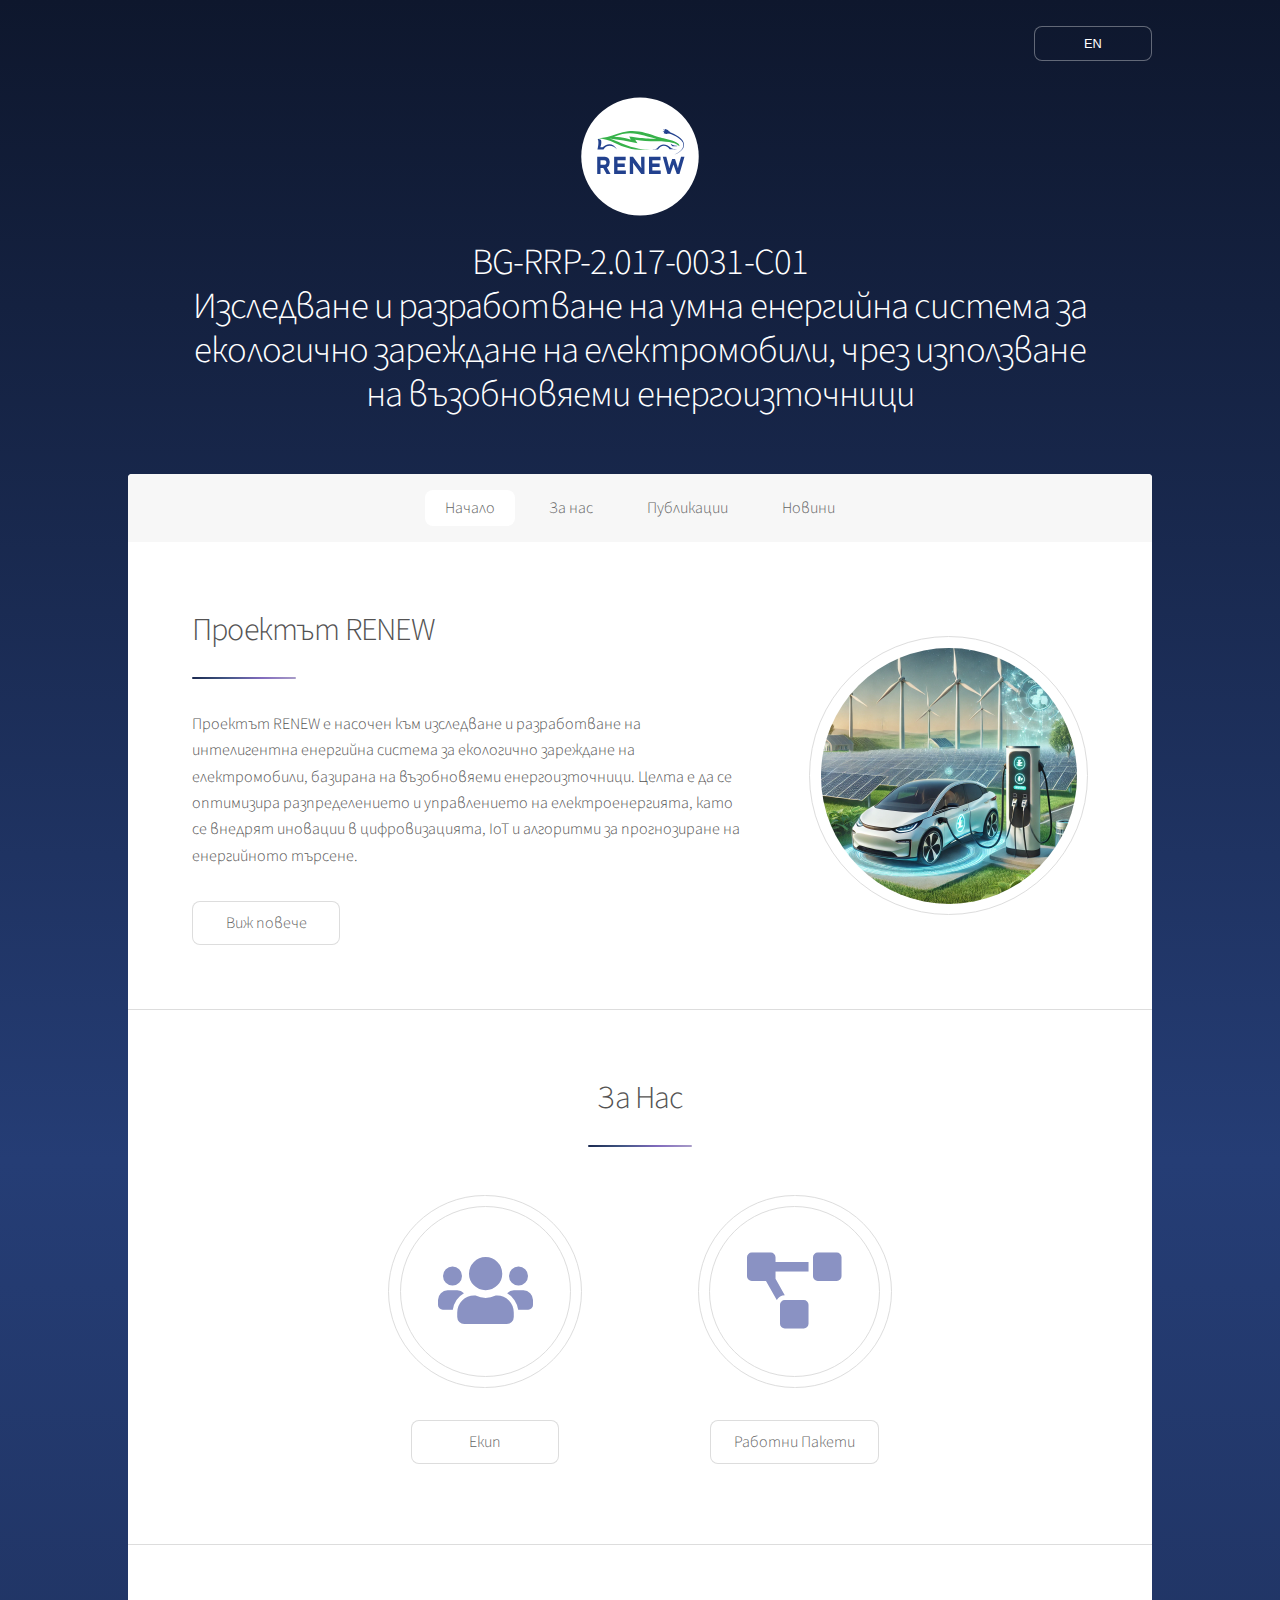
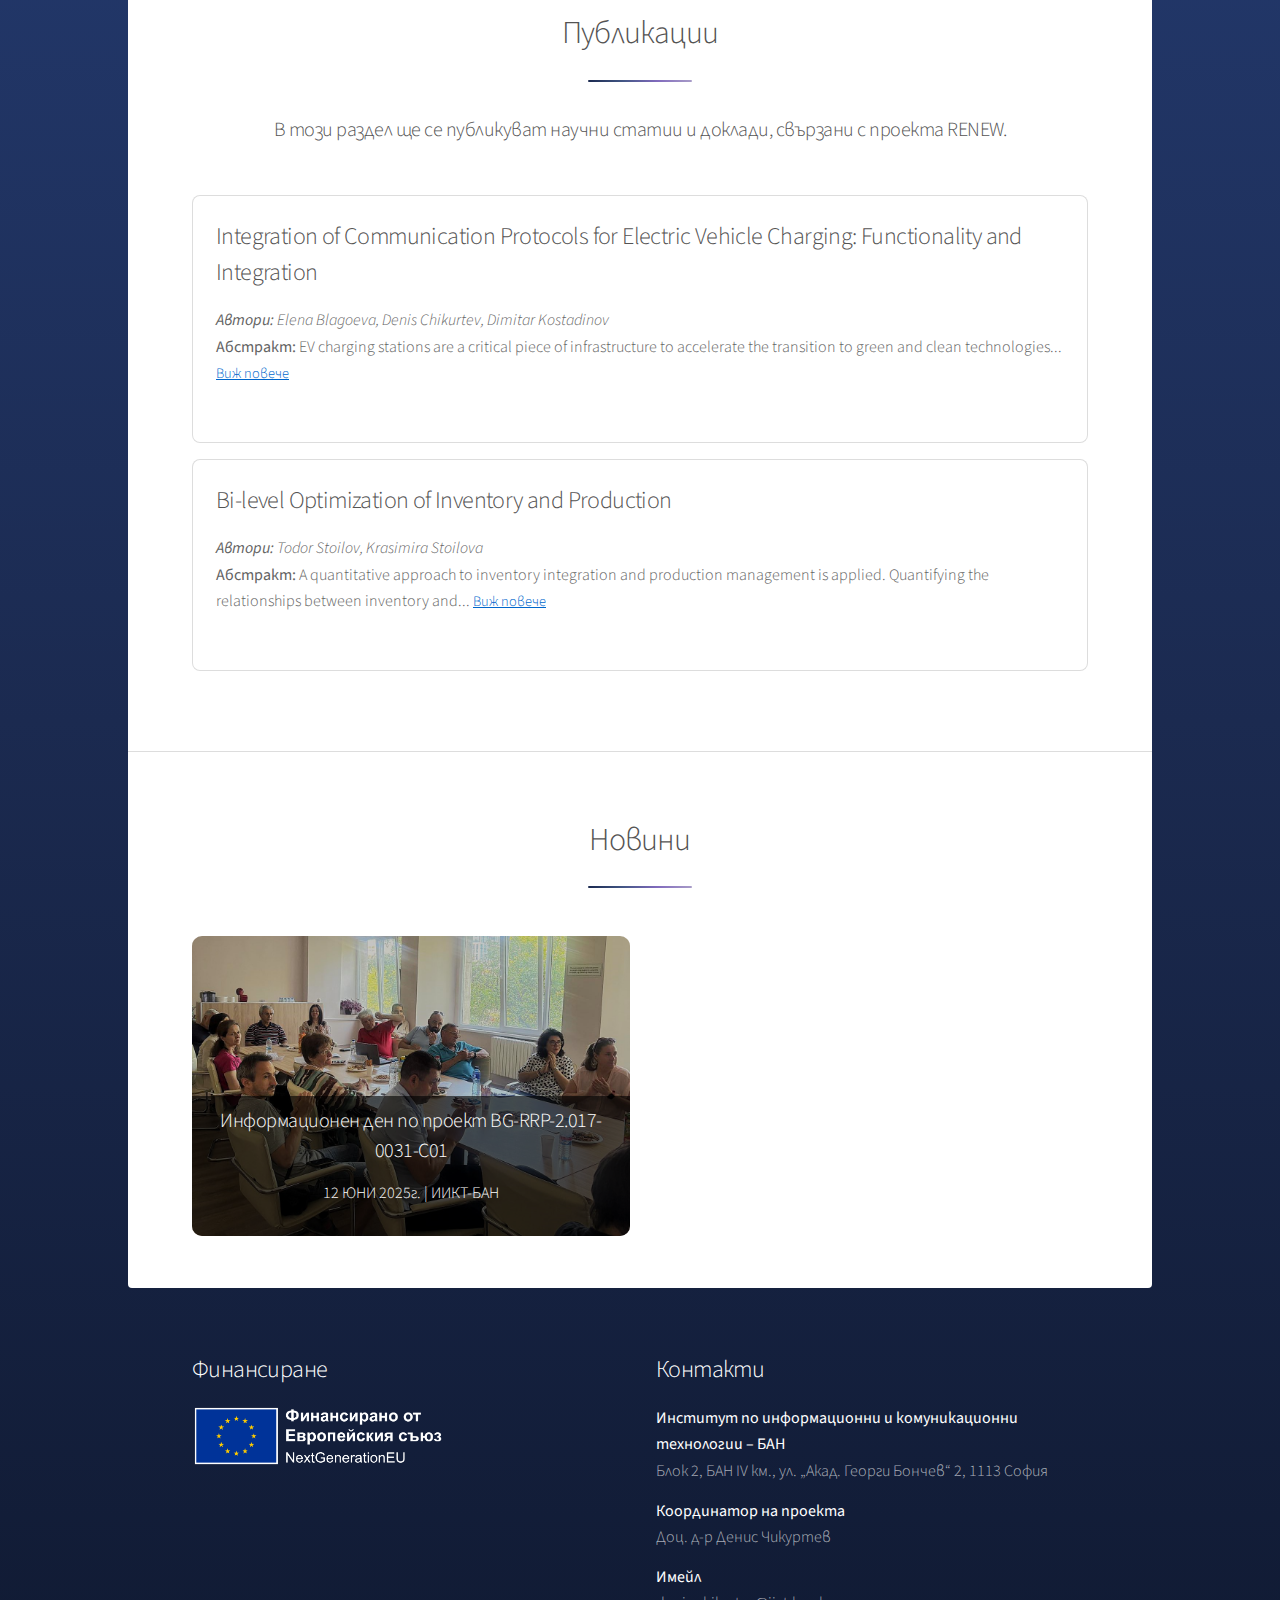
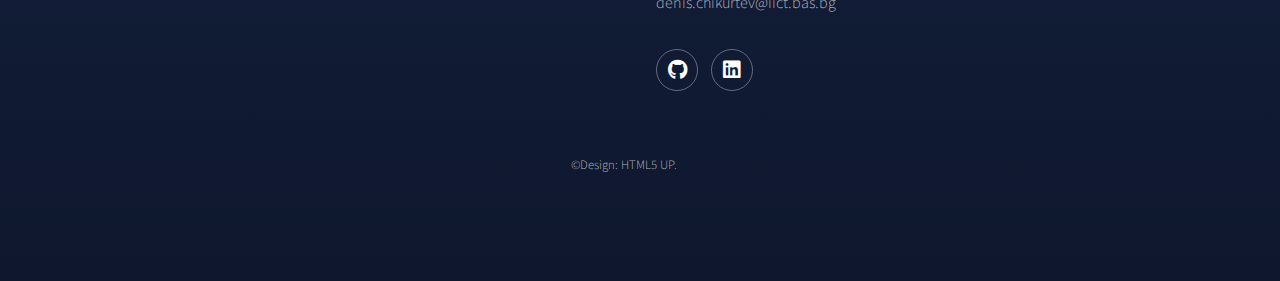
<file: index.html>
<!DOCTYPE HTML>
<html lang="bg">

<head>
	<title>RENEW Проект</title>
	<meta charset="utf-8" />
	<meta name="viewport" content="width=device-width, initial-scale=1, user-scalable=no" />
	<link rel="stylesheet" href="assets/css/main.css" />
	<link rel="stylesheet" href="https://cdn.jsdelivr.net/npm/swiper@11/swiper-bundle.min.css">
	<noscript>
		<link rel="stylesheet" href="assets/css/noscript.css" />
	</noscript>
</head>

<body class="is-preload">
	
	<!-- Wrapper -->
	<div id="wrapper">
		<button id="language-toggle" class="button small">BG</button>

		<!-- Header -->
		<header id="header" class="alt">
			<span class="logo"><img src="images/renew-logo.svg" alt="" /></span>
			<h1>BG-RRP-2.017-0031-C01<br>Изследване и разработване на умна енергийна система за екологично зареждане на електромобили, чрез
				използване на възобновяеми енергоизточници</h1>
		</header>

		<!-- Nav -->
		<nav id="nav">
			<ul>
				<li><a href="#intro" class="active">Начало</a></li>
				<li><a href="#first">За нас</a></li>
				<li><a href="#second">Публикации</a></li>
				<li><a href="#news">Новини</a></li>
			</ul>
		</nav>

		<!-- Main -->
		<div id="main">

			<!-- Introduction -->
			<section id="intro" class="main">
				<div class="spotlight">
					<div class="content">
						<header class="major">
							<h2>Проектът RENEW</h2>
						</header>
						<p>Проектът RENEW е насочен към изследване и разработване на интелигентна енергийна система за
							екологично зареждане на електромобили, базирана на възобновяеми енергоизточници. Целта е да
							се оптимизира разпределението и управлението на електроенергията, като се внедрят иновации в
							цифровизацията, IoT и алгоритми за прогнозиране на енергийното търсене.</p>
						<ul class="actions">
							<li><a href="project-about.html" class="button">Виж повече</a></li>
						</ul>
					</div>
					<span class="image"><img src="images/AI-charging-station.webp" alt="" /></span>
				</div>
			</section>

			<!-- First Section -->
			<section id="first" class="main special">
				<header class="major">
					<h2>За Нас</h2>
				</header>
				<ul class="features">
					<li>
						<span class="icon solid major style3 fa-users"></span>
						<a href="team.html" class="button">Екип</a>
					<li>
						<span class="icon solid major style3 fa-project-diagram"></span>
						<a href="packages.html" class="button">Работни Пакети</a>
					</li>
				</ul>
			</section>

			<!-- Second Section -->
			<section id="second" class="main special">
				<header class="major">
					<h2>Публикации</h2>
					<p>В този раздел ще се публикуват научни статии и доклади, свързани с проекта RENEW.</p>
				</header>
				<ul class="statistics">
					<li class="fit">
						<a href="https://wseas.com/journals/articles.php?id=10206" target="_blank">
							<h2>Integration of Communication Protocols for Electric Vehicle Charging: Functionality and Integration</h2>
							<p style="margin: 0;"><em><strong>Автори:</strong> Elena Blagoeva, Denis Chikurtev, Dimitar Kostadinov</em></p>
							<p class="abstract">
								<span class="short-text">
									<strong>Абстракт:</strong> EV charging stations are a critical piece of infrastructure to accelerate the transition to green and clean technologies...
								</span>
								<span class="full-text" style="display: none;">
									<strong>Абстракт:</strong> EV charging stations are a critical piece of infrastructure to accelerate the transition to green and clean technologies. In recent years, the number of charging stations has grown significantly. This leads to the emergence of new problems and challenges for society, such as the management of charging processes, capacity balancing, and extended access. In this study, the basic concepts regarding standards and protocols for managing charging stations and capacities are presented. Over the years, the protocols have evolved and currently provide a variety of functionalities such as remote access, status tracking, station, and capacity control. The knowledge and development of these protocols will support easier and more adaptive use of charging stations. In addition, the current challenges that should be solved in the coming years are presented. They are related to the improvement of remote access, power balance, construction of hybrid systems of energy sources, and development of management information systems for management.
								</span>
								<a class="toggle-abstract">Виж повече</a>
							</p>
							</a>
					</li>
					<li class="fit">
						<a href="https://cit.iict.bas.bg/CIT-2025/v-25-1/10341-Volume25_Issue_1-08_paper.pdf" target="_blank">
							<h2>Bi-level Optimization of Inventory and Production </h2>
							<p style="margin: 0;"><em><strong>Автори:</strong> Todor Stoilov, Krasimira Stoilova</em></p>
							<p class="abstract">
								<span class="short-text">
									<strong>Абстракт:</strong> A quantitative approach to inventory integration and production management is applied. Quantifying the relationships between inventory and...
								</span>
								<span class="full-text" style="display: none;">
									<strong>Абстракт:</strong> A quantitative approach to inventory integration and production management is applied. Quantifying the relationships between inventory and production allows for minimizing inventory costs and maximizing production. A general optimization problem is derived that integrates inventory and production decisions. The optimization is formalized as a bi-level problem.  The inventory and production objective functions are hierarchically integrated. The solution to the bilevel problem provides both optimal arguments for inventory size and production volumes. The problem is applied to the inventory of agricultural products that meet the required nutritional content for animal feed. The inventory delivery costs are minimized and nutritional content is maximized to meet the given nutritional level of the animal feed. Empirical results provide advantages for the bi-level solutions obtained. A sensitive analysis of the inventory is performed and the corresponding changes in the feed content are evaluated.</span>
								<a class="toggle-abstract">Виж повече</a>
							</p>
							</a>
					</li>
				</ul>
				</footer>
			</section>

			<!-- Секция с новини -->
			<section id="news" class="main special">
				<header class="major">
					<h2>Новини</h2>

				</header>
				<div class="container">
					<div class="news-grid">
						<article class="news-item">
							<a href="images/newsletter-info-day.png" class="news-link" target="_blank">
								<img src="images/information-day.jpg" alt="Информационен ден в ИИКТ" class="news-image">
								<div class="news-overlay">
									<h3 id="h3-news">Информационен ден по проект BG-RRP-2.017-0031-C01</h3>
									<p>12 ЮНИ 2025г. | ИИКТ-БАН</p>
								</div>
							</a>
						</article>
						<article class="news-item">
							
						</article>
						<article class="news-item">
							
						</article>
					</div>
				</div>
			</section>
		</div>

		<!-- Footer -->
		<footer id="footer">
			<section>
				<h2>Финансиране</h2>
				<img src="images/EU-logo-bg.png" alt="Лого на Европейския съюз" id="logo-eu">
			</section>
			<section>
				<h2>Контакти</h2>
				<dl class="alt">
					<dt>Институт по информационни и комуникационни технологии – БАН</dt>
					<dd>Блок 2, БАН IV км., ул. „Акад. Георги Бончев“ 2, 1113 София</dd>
					<dt>Координатор на проекта</dt>
					<dd>Доц. д-р Денис Чикуртев</dd>
					<dt>Имейл</dt>
					<dd><a href="mailto:denis.chikurtev@iict.bas.bg">denis.chikurtev@iict.bas.bg</a></dd>
				</dl>
				<ul class="icons">
					<li><a href="#" class="icon brands fa-github alt"><span class="label">GitHub</span></a></li>
					<li><a href="https://www.linkedin.com/company/renew-bg" target="_blank" class="icon brands fa-linkedin alt"><span class="label">Dribbble</span></a></li>
				</ul>
			</section>
			<p class="copyright">&copy;Design: <a href="https://html5up.net">HTML5 UP</a>.</p>
		</footer>

	</div>

	<!-- Scripts -->
	<script src="assets/js/jquery.min.js"></script>
	<script src="assets/js/jquery.scrollex.min.js"></script>
	<script src="assets/js/jquery.scrolly.min.js"></script>
	<script src="assets/js/browser.min.js"></script>
	<script src="assets/js/breakpoints.min.js"></script>
	<script src="assets/js/util.js"></script>
	<script src="assets/js/main.js"></script>
	<script src="https://cdn.jsdelivr.net/npm/swiper@11/swiper-bundle.min.js"></script>
	
	<!--version: 2025-06-24-->
</body>

</html>
</file>
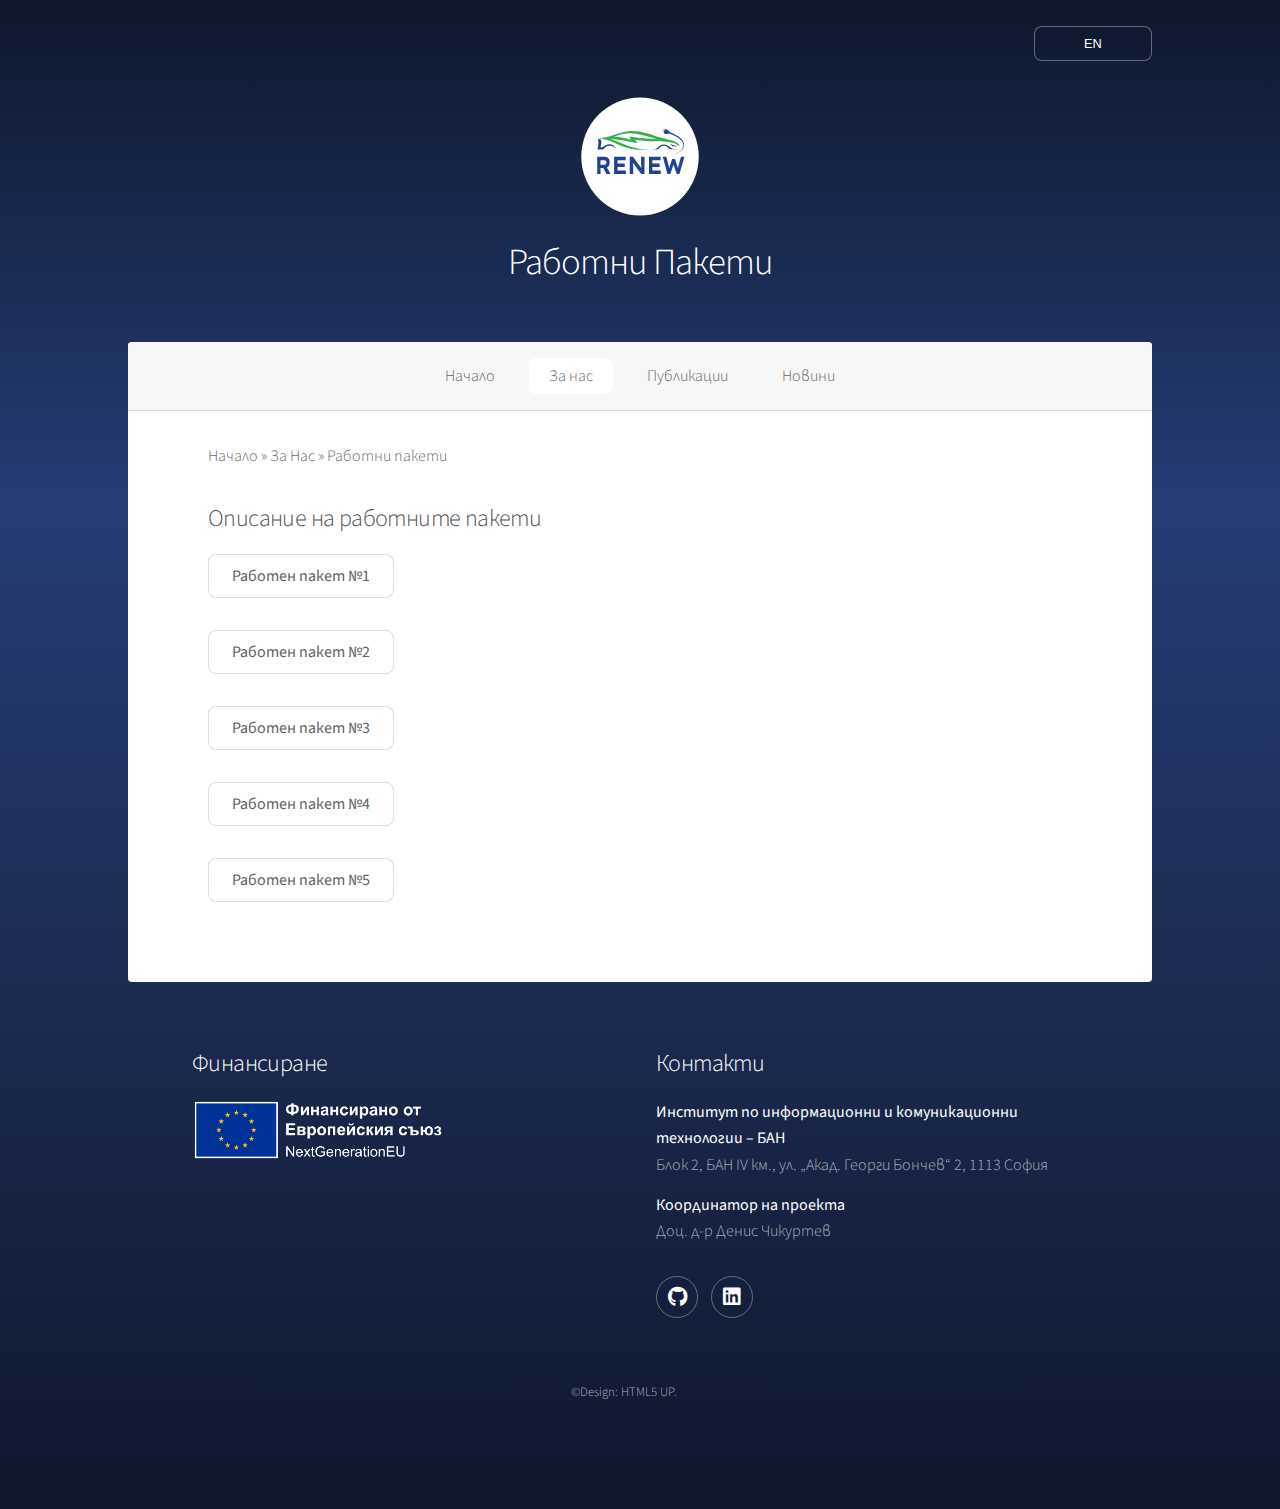
<file: packages.html>
<!DOCTYPE HTML>
<html lang="bg">

<head>
    <title>Работни пакети</title>
    <meta charset="utf-8" />
    <meta name="viewport" content="width=device-width, initial-scale=1, user-scalable=no" />
    <link rel="stylesheet" href="assets/css/main.css" />
    <noscript>
        <link rel="stylesheet" href="assets/css/noscript.css" />
    </noscript>
</head>

<body class="is-preload">

    <!-- Wrapper -->
    <div id="wrapper">
        <button id="language-toggle" class="button small">BG</button>
        
        <!-- Header -->
        <header id="header" class="alt">
            <span class="logo"><img src="images/renew-logo.svg" alt="" /></span>
            <h1>Работни Пакети</h1>
        </header>
        <nav id="nav">
			<ul>
				<li><a href="index.html#intro">Начало</a></li>
				<li><a href="index.html#first" class="active">За нас</a></li>
				<li><a href="index.html#second">Публикации</a></li>
				<li><a href="index.html#news">Новини</a></li>
			</ul>
		</nav>
        <!-- Main -->
        <div id="main">

            <!-- Content -->
            <section id="content"  class="pages-main">
                <nav id="breadcrumb"></nav>
                <h2>Описание на работните пакети</h2>
                <ul class="actions">
                    <li>
                        <button onclick="togglePackage('package1')" class="button big">Работен пакет №1</button>
                        <div id="package1" class="package-content" style="display: none;  padding-top: 10px;">
                            <table class="alt">
                                <tbody>
                                    <tr>
                                        <td><strong>Наименование на работния пакет</strong></td>
                                        <td>Управление, информираност и публичност</td>
                                    </tr>
                                    <tr>
                                        <td><strong>Продължителност</strong></td>
                                        <td>от Месец 1 до Месец 18</td>
                                    </tr>
                                    <tr>
                                        <td><strong>Ръководител</strong></td>
                                        <td>Доц. д-р Денис Чикуртев</td>
                                    </tr>
                                    <tr>
                                        <td><strong>Участници</strong></td>
                                        <td>Проектът се изпълнява без партньорство с друга институция</td>
                                    </tr>
                                    <tr>
                                        <td><strong>Цел</strong></td>
                                        <td>Да се гарантира качествено и навременно изпълнение на дейностите и задачите
                                            в
                                            проекта. Да се изпълни плана за информираност и публичност.</td>
                                    </tr>
                                    <tr>
                                        <td><strong>Планирани дейности и задачи</strong></td>
                                        <td>
                                            <strong>Дейност 1: Административно управление на проекта</strong>
                                            <ul>
                                                <li>Създаване на акаунти в платформа за управление на проекта: <a
                                                        href="https://osf.io/">osf.io</a></li>
                                                <li>Организиране на цялата работна програма в платформата</li>
                                                <li>Назначаване на екипа по проекта</li>
                                                <li>Разпределяне на задачи със срокове и критерии</li>
                                                <li>Проследяване на напредъка по проекта</li>
                                                <li>Организиране на периодични срещи между екипа на проекта</li>
                                                <li>Изготвяне на обществени поръчки за закупуване на ДМА и консумативи;</li>
                                            </ul>
                                            <strong>Дейност 2: Информираност и публичност на проекта</strong>
                                            <ul>
                                                <li>Изготвяне на информационна табела и плакат</li>
                                                <li>Изготвяне на рекламни и информационни материали</li>
                                                <li>Създаване на уебсайт</li>
                                                <li>Организиране на информационни дни</li>
                                                <li>Създаване на акаунт в LinkedIn</li>
                                            </ul>
                                        </td>
                                    </tr>
                                </tbody>
                            </table>
                        </div>
                    </li>
                </ul>

                <ul class="actions">
                    <li>
                        <button onclick="togglePackage('package2')" class="button big">Работен пакет №2</button>
                        <div id="package2" class="package-content" style="display: none; padding-top: 10px;">
                            <table class="alt">
                                <tbody>
                                    <tr>
                                        <td><strong>Наименование на работния пакет</strong></td>
                                        <td>Проектиране и изграждане на умна енергийна система</td>
                                    </tr>
                                    <tr>
                                        <td><strong>Продължителност</strong></td>
                                        <td>от Месец 1 до Месец 14</td>
                                    </tr>
                                    <tr>
                                        <td><strong>Ръководител</strong></td>
                                        <td>Проф. д-р Димитър Карастоянов</td>
                                    </tr>
                                    <tr>
                                        <td><strong>Участници</strong></td>
                                        <td>Проектът се изпълнява без партньорство с друга институция</td>
                                    </tr>
                                    <tr>
                                        <td><strong>Цел</strong></td>
                                        <td>Създаване на независима локална мощност от ВИЕ на територията ИИКТ с
                                            критичен
                                            минимален капацитет като ключов компонент от умна мрежа и енергийна общност.
                                        </td>
                                    </tr>
                                    <tr>
                                        <td><strong>Планирани дейности и задачи</strong></td>
                                        <td>
                                            <strong>Дейност 1: Преглед и анализ на изследванията в направление ВИЕ и
                                                хибридни системи</strong>
                                            <ul>
                                                <li>Обзор на съществуващите методи за оценка на еволюцията на концентрацията на ресурсите, конкуренцията и рисковете в динамични икономически и социални процеси и системи</li>
                                                <li>Обзор на перспективни направление за усъвършенстване на умни мрежи и енергийни общности</li>
                                                <li>Оценка на алтернативи и предложение за вземане на инвестиционни решения за реализиране по проекта</li>
                                            </ul>
                                            <strong>Дейност 2: Проектиране и изграждане на умна енергийна система, изградена от ВИЕ</strong>
                                            <ul>
                                                <li>Проектиране и създаване на базови мощности от ВИЕ на територията на
                                                    ИИКТ
                                                </li>
                                                <li>Проектиране на цялостна система за зареждане на електромобили, която използва електроенергия от ВЕИ, батерии и електропреносната мрежа</li>
                                                <li>Инсталация на системата и тестване в оперативна среда</li>
                                            </ul>
                                            <strong>Дейност 3: Широко разпространение на резултатите</strong>
                                            <ul>
                                                <li>Участие в научни форуми и конференции</li>
                                                <li>Подготвяне и публикуване на статии с реферирани бази данни: Scopus,
                                                    WoS
                                                    и други</li>
                                            </ul>
                                        </td>
                                    </tr>
                                </tbody>
                            </table>
                        </div>
                    </li>
                </ul>

                <ul class="actions">
                    <li>
                        <button onclick="togglePackage('package3')" class="button big">Работен пакет №3</button>
                        <div id="package3" class="package-content" style="display: none; padding-top: 10px;">
                            <table class="alt">
                                <tbody>
                                    <tr>
                                        <td><strong>Наименование на работния пакет</strong></td>
                                        <td>Изследване и анализ на параметрите на системата и подходи за управление</td>
                                    </tr>
                                    <tr>
                                        <td><strong>Продължителност</strong></td>
                                        <td>от Месец 3 до Месец 16</td>
                                    </tr>
                                    <tr>
                                        <td><strong>Ръководител</strong></td>
                                        <td>Проф. дтн Красимира Стоилова</td>
                                    </tr>
                                    <tr>
                                        <td><strong>Участници</strong></td>
                                        <td>Проектът се изпълнява без партньорство с друга институция</td>
                                    </tr>
                                    <tr>
                                        <td><strong>Цел</strong></td>
                                        <td>Чрез анализ на компонентите и техните параметри от енергийната система, да се създаде енергиен модел на системата, който да се използва за симулация, изследвания и управление.</td>
                                    </tr>
                                    <tr>
                                        <td><strong>Планирани дейности и задачи</strong></td>
                                        <td>
                                            <strong>Дейност 1: Обзор и анализ на компонентите на енергийната
                                                система</strong>
                                            <ul>
                                                <li>Изследване на свойствата и параметрите на съставните елементи на
                                                    енергийната система</li>
                                                <li>Анализ и оценка на ефективността и влиянието на отделните елементи
                                                </li>
                                            </ul>
                                            <strong>Дейност 2: Изследване и създаване на енергиен модел на енергийната
                                                система</strong>
                                            <ul>
                                                <li>Идентификация на референтна енергийна система</li>
                                                <li>Разработване на симулационен модел на енергийната система</li>
                                                <li>Изследване статичното поведение на модела, потоците на енергията,
                                                    разходите за отделните процеси и общите емисии чрез инструмента
                                                    WINGRAF
                                                </li>
                                            </ul>
                                            <strong>Дейност 3: Изследване и приложение на подход за управление на
                                                енергийната система</strong>
                                            <ul>
                                                <li>Изследване и анализ на методи и техники за управление на елементите
                                                    на
                                                    системата</li>
                                                <li>Разработване на подход за ефективно управление на цялата енергийна
                                                    система</li>
                                            </ul>
                                            <strong>Дейност 4: Широко разпространение на резултатите</strong>
                                            <ul>
                                                <li>Участие в научни форуми и конференции</li>
                                                <li>Подготвяне и публикуване на статии с реферирани бази данни: Scopus,
                                                    WoS
                                                    и други</li>
                                            </ul>
                                        </td>
                                    </tr>
                                </tbody>
                            </table>
                        </div>
                    </li>
                </ul>

                <ul class="actions">
                    <li>
                        <button onclick="togglePackage('package4')" class="button big">Работен пакет №4</button>
                        <div id="package4" class="package-content" style="display: none; padding-top: 10px;">
                            <table class="alt">
                                <tbody>
                                    <tr>
                                        <td><strong>Наименование на работния пакет</strong></td>
                                        <td>Изследване и разработване на оптимизационна задача и алгоритми за баланс на
                                            мощности
                                        </td>
                                    </tr>
                                    <tr>
                                        <td><strong>Продължителност</strong></td>
                                        <td>от Месец 5 до Месец 15</td>
                                    </tr>
                                    <tr>
                                        <td><strong>Ръководител</strong></td>
                                        <td>Проф. дтн Тодор Стоилов</td>
                                    </tr>
                                    <tr>
                                        <td><strong>Участници</strong></td>
                                        <td>Проектът се изпълнява без партньорство с друга институция</td>
                                    </tr>
                                    <tr>
                                        <td><strong>Цел</strong></td>
                                        <td>Определяне на зависимости и параметри при управление на разпределението на
                                            електроенергия.</td>
                                    </tr>
                                    <tr>
                                        <td><strong>Планирани дейности и задачи</strong></td>
                                        <td>
                                            <strong>Дейност 1: Определяне на параметри и формални условия за оценка на
                                                процесите
                                                в
                                                енергийните системи</strong>
                                            <ul>
                                                <li>Обзор и анализ на алгоритми за разпределение на електроенергията -
                                                    оптимизационни задачи за разпределение на ресурси</li>
                                                <li>Определяне на параметри на електрическата генериращата подсистема, които трябва да отчитат съвкупност от автомобили с различни характеристики на зареждане: бързо зареждане, продължително зареждане</li>
                                                <li>Определяне на формалните условия за оценка на претоварването на линиите за разпространение на ел. енергия. Оценка на необходима гранична мощност на електроразпределителните линии</li>
                                                <li>ООпределяне на натоварването на разпределителните линии и общото им месечно натоварване за изчисляване на необходимата генерирана мощност на електроенергията</li>
                                                <li>Определяне на оптималния брой на зарядни станции за наблюдаван район и характеристики на електроразпределителната мрежа
                                                </li>
                                            </ul>
                                            <strong>Дейност 2: Оценяване на методи и разработване на алгоритъм за баланс
                                                на
                                                мощности</strong>
                                            <ul>
                                                <li>Оценяване на алгоритмите прилагащи регресионна зависимост ARMA</li>
                                                <li>Оценяване на възможностите на модела GARCH</li>
                                                <li>Оценяване на възможностите на метода на Black-Litterman за прилагане на субективни експертни оценки при прогнозиране на инвестиционни параметри</li>
                                                <li>Разработване на модифициран алгоритъм за съвместяване на регресионни оценки със субективни експертни такива за прогнозиране на инвестиционни характеристики за доходност и риск</li>
                                                <li>Прогнозиране на количествена оценка на параметрите на
                                                    оптимизационната
                                                    задача
                                                </li>
                                            </ul>
                                            <strong>Дейност 3: Широко разпространение на резултатите</strong>
                                            <ul>
                                                <li>Участие в научни форуми и конференции</li>
                                                <li>Подготвяне и публикуване на статии с реферирани бази данни: Scopus,
                                                    WoS
                                                    и
                                                    други
                                                </li>
                                            </ul>
                                        </td>
                                    </tr>
                                </tbody>
                            </table>
                        </div>
                    </li>
                </ul>

                <ul class="actions">
                    <li>
                        <button onclick="togglePackage('package5')" class="button big">Работен пакет №5</button>
                        <div id="package5" class="package-content" style="display: none; margin-top: 10px;">
                            <table class="alt">
                                <tbody>
                                    <tr>
                                        <td><strong>Наименование на работния пакет</strong></td>
                                        <td>Изследване и разработване на информационна IoT система</td>
                                    </tr>
                                    <tr>
                                        <td><strong>Продължителност</strong></td>
                                        <td>от Месец 4 до Месец 18</td>
                                    </tr>
                                    <tr>
                                        <td><strong>Ръководител</strong></td>
                                        <td>Доц. д-р Денис Чикуртев</td>
                                    </tr>
                                    <tr>
                                        <td><strong>Участници</strong></td>
                                        <td>Проектът се изпълнява без партньорство с друга институция</td>
                                    </tr>
                                    <tr>
                                        <td><strong>Цел</strong></td>
                                        <td>Да се разработи софтуерна платформа за отдалечен достъп, контрол и
                                            мониторинг на
                                            умна енергийна система за зареждане на електромобили.</td>
                                    </tr>
                                    <tr>
                                        <td><strong>Планирани дейности и задачи</strong></td>
                                        <td>
                                            <strong>Дейност 1: Изследване на съвременните IoT технологии, използвани в информационните системи</strong>
                                            <ul>
                                                <li>Анализ на технологии и средства за разработване на информационни IoT-базирани платформи, събиране и съхранение на информацияи</li>
                                                <li>Изследване на инструменти, протоколи и вградени системи за приложение в информационните системи</li>
                                            </ul>
                                            <strong>Дейност 2: Разработване на Информационна IoT система</strong>
                                            <ul>
                                                <li>Проектиране на комуникационна система и софтуерна архитектура за реализиране на платформа за управление на енергийната система</li>
                                                <li>Разработване и интегриране на модул за събиране на данни с цел оптимизация и създаване на сетове от данни</li>
                                                <li>Интегриране на енергиен модел на умната система като част от IoT системата</li>
                                                <li>Разработване на софтуер за отделните модули от платформата: фронтенд, бекенд, база данни</li>
                                                <li>Изграждане и настройване на комуникационни модули: настройка на мрежови устройства: рутери, хъбове, сървър, облачни технологии</li>
                                                <li>Тестове на платформата за управление на мрежата от зарядни станции и фотоволтаици за управление на енергийните баланси и събиране на данни</li>
                                            </ul>
                                            <strong>Дейност 3: Широко разпространение на резултатите</strong>
                                            <ul>
                                                <li>Участие в научни форуми и конференции</li>
                                                <li>Публикуване на статии в Scopus, WoS и други</li>
                                                <li>Публикуване на разработения софтуер в GitHub и свободен достъп за сваляне и използване</li>
                                            </ul>
                                        </td>
                                    </tr>
                                </tbody>
                            </table>
                        </div>
                    </li>
                </ul>
            </section>

        </div>

        <!-- Footer -->
        <footer id="footer">
			<section>
				<h2>Финансиране</h2>
				<img src="images/EU-logo-bg.png" alt="Лого на Европейския съюз" id="logo-eu">
			</section>
			<section>
				<h2>Контакти</h2>
				<dl class="alt">
					<dt>Институт по информационни и комуникационни технологии – БАН</dt>
					<dd>Блок 2, БАН IV км., ул. „Акад. Георги Бончев“ 2, 1113 София</dd>
					<dt>Координатор на проекта</dt>
					<dd>Доц. д-р Денис Чикуртев</dd>
				</dl>
				<ul class="icons">
					<li><a href="#" class="icon brands fa-github alt"><span class="label">GitHub</span></a></li>
					<li><a href="https://www.linkedin.com/company/renew-bg" target="_blank" class="icon brands fa-linkedin alt"><span class="label">Dribbble</span></a></li>
				</ul>
			</section>
			<p class="copyright">&copy;Design: <a href="https://html5up.net">HTML5 UP</a>.</p>
		</footer>

    </div>

    <!-- Scripts -->
    <script src="assets/js/jquery.min.js"></script>
    <script src="assets/js/jquery.scrollex.min.js"></script>
    <script src="assets/js/jquery.scrolly.min.js"></script>
    <script src="assets/js/browser.min.js"></script>
    <script src="assets/js/breakpoints.min.js"></script>
    <script src="assets/js/util.js"></script>
    <script src="assets/js/main.js"></script>

</body>

</html>
</file>
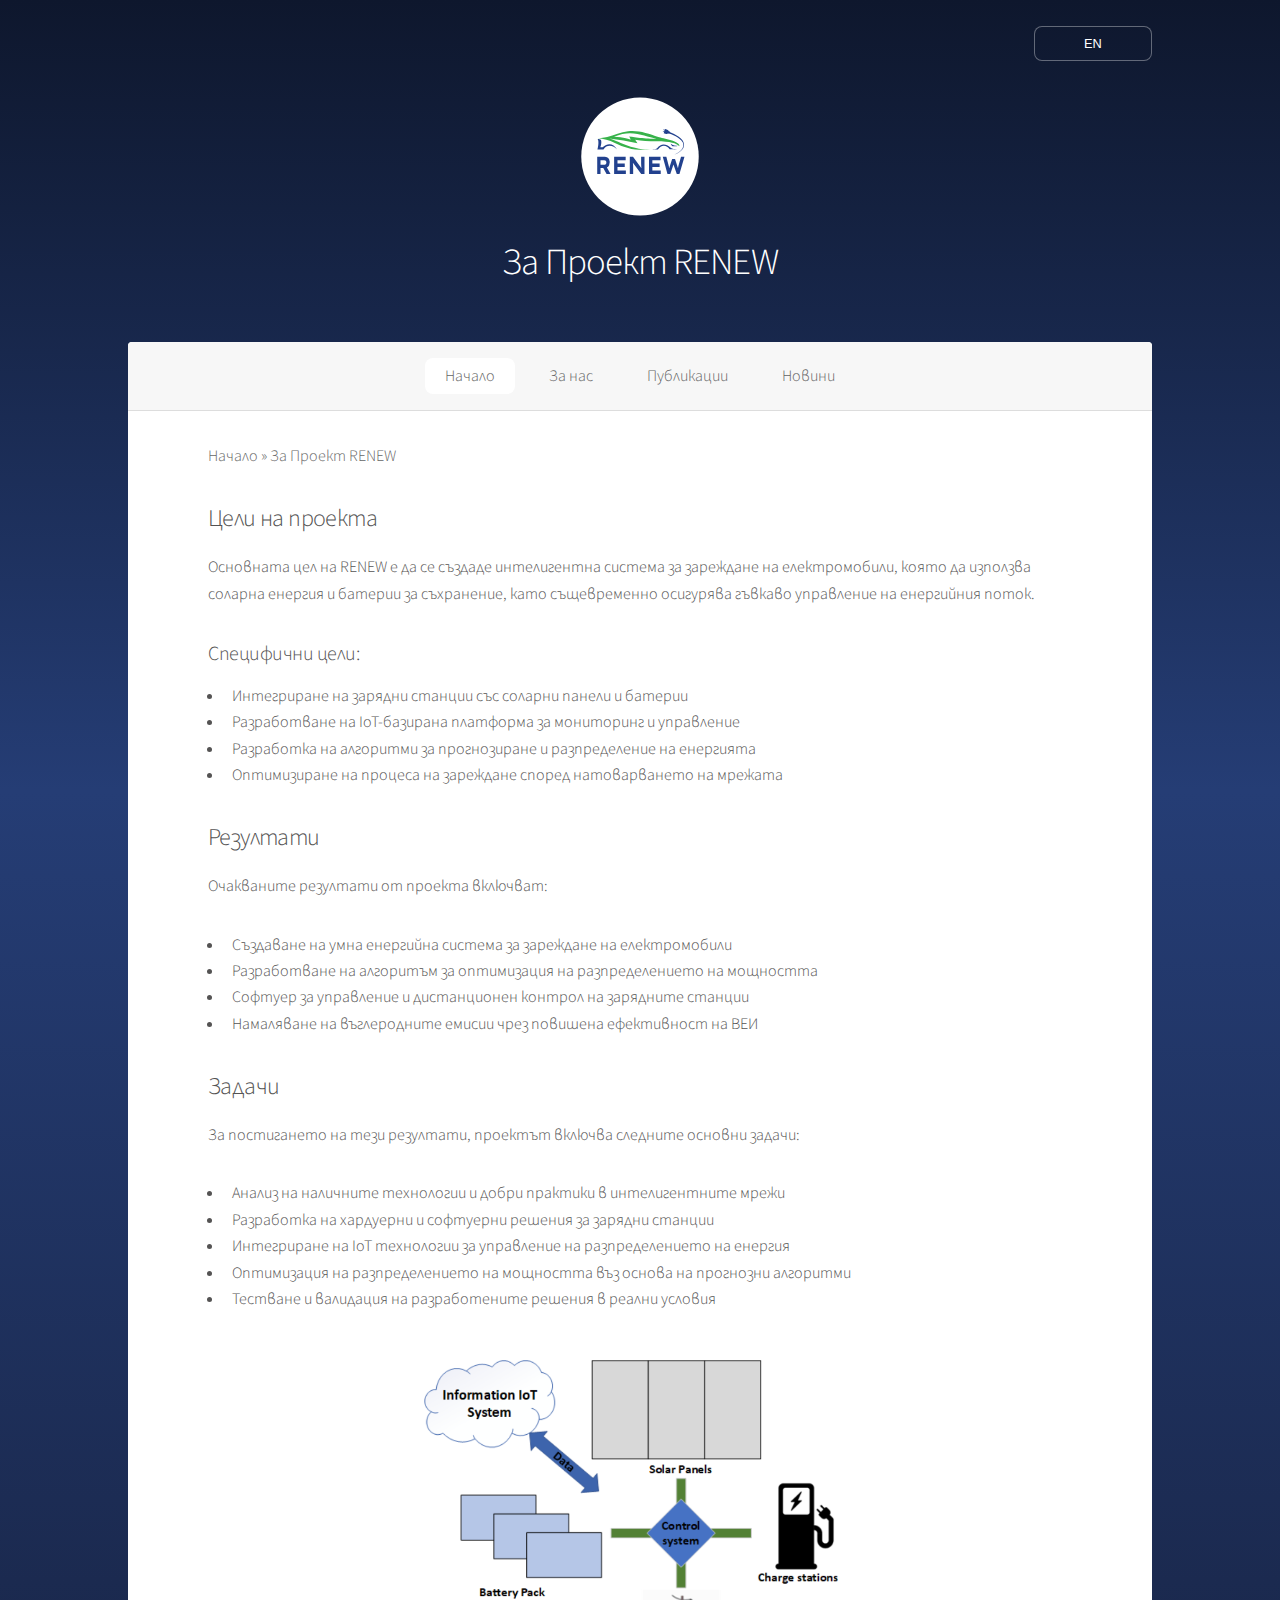
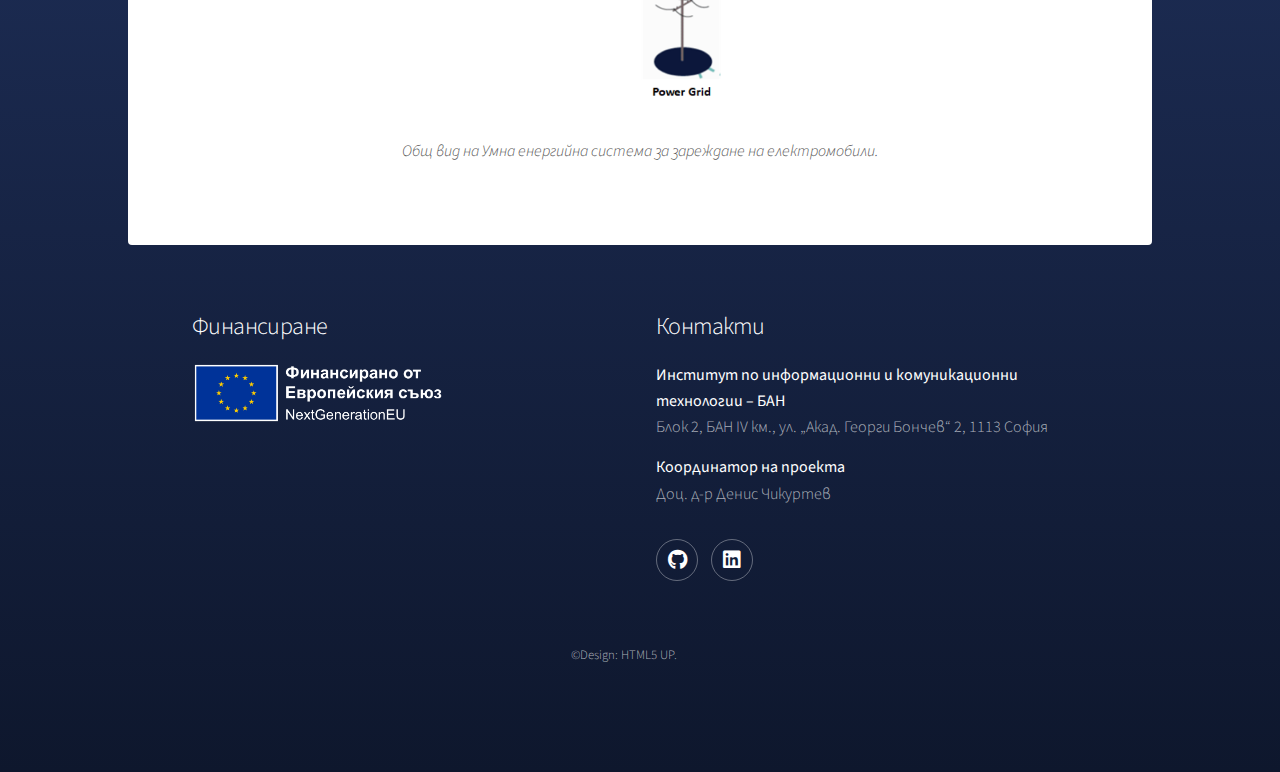
<file: project-about.html>
<!DOCTYPE HTML>
<html lang="bg">

	<head>
		<title>За Проекта RENEW</title>
		<meta charset="utf-8" />
		<meta name="viewport" content="width=device-width, initial-scale=1, user-scalable=no" />
		<link rel="stylesheet" href="assets/css/main.css" />
		<noscript><link rel="stylesheet" href="assets/css/noscript.css" /></noscript>
	</head>


<body class="is-preload">

	<!-- Wrapper -->
	<div id="wrapper">
		<button id="language-toggle" class="button small">BG</button>
		
		<!-- Header -->
		<header id="header" class="alt">
			<span class="logo"><img src="images/renew-logo.svg" alt="" /></span>
			<h1>За Проект RENEW</h1>
		</header>
		<nav id="nav">
			<ul>
				<li><a href="index.html#intro" class="active">Начало</a></li>
				<li><a href="index.html#first">За нас</a></li>
				<li><a href="index.html#second">Публикации</a></li>
				<li><a href="index.html#news">Новини</a></li>
			</ul>
		</nav>
		<!-- Main -->
		<div id="main">

			<!-- Content -->
			<section id="content" class="pages-main">
				<nav id="breadcrumb"></nav>
				<h2>Цели на проекта</h2>
				<p>Основната цел на RENEW е да се създаде интелигентна система за зареждане на електромобили,
					която да използва соларна енергия и батерии за съхранение, като същевременно осигурява
					гъвкаво управление на енергийния поток.</p>
				<h3>Специфични цели:</h3>
				<ul>
					<li>Интегриране на зарядни станции със соларни панели и батерии</li>
					<li>Разработване на IoT-базирана платформа за мониторинг и управление</li>
					<li>Разработка на алгоритми за прогнозиране и разпределение на енергията</li>
					<li>Оптимизиране на процеса на зареждане според натоварването на мрежата</li>
				</ul>
				<h2>Резултати</h2>
				<p>Очакваните резултати от проекта включват:</p>
				<ul>
					<li>Създаване на умна енергийна система за зареждане на електромобили</li>
					<li>Разработване на алгоритъм за оптимизация на разпределението на мощността</li>
					<li>Софтуер за управление и дистанционен контрол на зарядните станции</li>
					<li>Намаляване на въглеродните емисии чрез повишена ефективност на ВЕИ</li>
				</ul>
				<h2>Задачи</h2>
				<p>За постигането на тези резултати, проектът включва следните основни задачи:</p>
				<ul>
					<li>Анализ на наличните технологии и добри практики в интелигентните мрежи</li>
					<li>Разработка на хардуерни и софтуерни решения за зарядни станции</li>
					<li>Интегриране на IoT технологии за управление на разпределението на енергия</li>
					<li>Оптимизация на разпределението на мощността въз основа на прогнозни алгоритми</li>
					<li>Тестване и валидация на разработените решения в реални условия</li>
				</ul>
				<figure>
					<p><img class="image main" src="images/smart-energy-system.png">
					<figcaption>Общ вид на Умна енергийна система за зареждане на електромобили.</figcaption>
				</figure>
			</section>

		</div>

		<!-- Footer -->
		<footer id="footer">
			<section>
				<h2>Финансиране</h2>
				<img src="images/EU-logo-bg.png" alt="Лого на Европейския съюз" id="logo-eu">
			</section>
			<section>
				<h2>Контакти</h2>
				<dl class="alt">
					<dt>Институт по информационни и комуникационни технологии – БАН</dt>
					<dd>Блок 2, БАН IV км., ул. „Акад. Георги Бончев“ 2, 1113 София</dd>
					<dt>Координатор на проекта</dt>
					<dd>Доц. д-р Денис Чикуртев</dd>
				</dl>
				<ul class="icons">
					<li><a href="#" class="icon brands fa-github alt"><span class="label">GitHub</span></a></li>
					<li><a href="https://www.linkedin.com/company/renew-bg" target="_blank" class="icon brands fa-linkedin alt"><span class="label">Dribbble</span></a></li>
				</ul>
			</section>
			<p class="copyright">&copy;Design: <a href="https://html5up.net">HTML5 UP</a>.</p>
		</footer>

</div>

<!-- Scripts -->
<script src="assets/js/jquery.min.js"></script>
<script src="assets/js/jquery.scrollex.min.js"></script>
<script src="assets/js/jquery.scrolly.min.js"></script>
<script src="assets/js/browser.min.js"></script>
<script src="assets/js/breakpoints.min.js"></script>
<script src="assets/js/util.js"></script>
<script src="assets/js/main.js"></script>

</body>
</html>
</file>
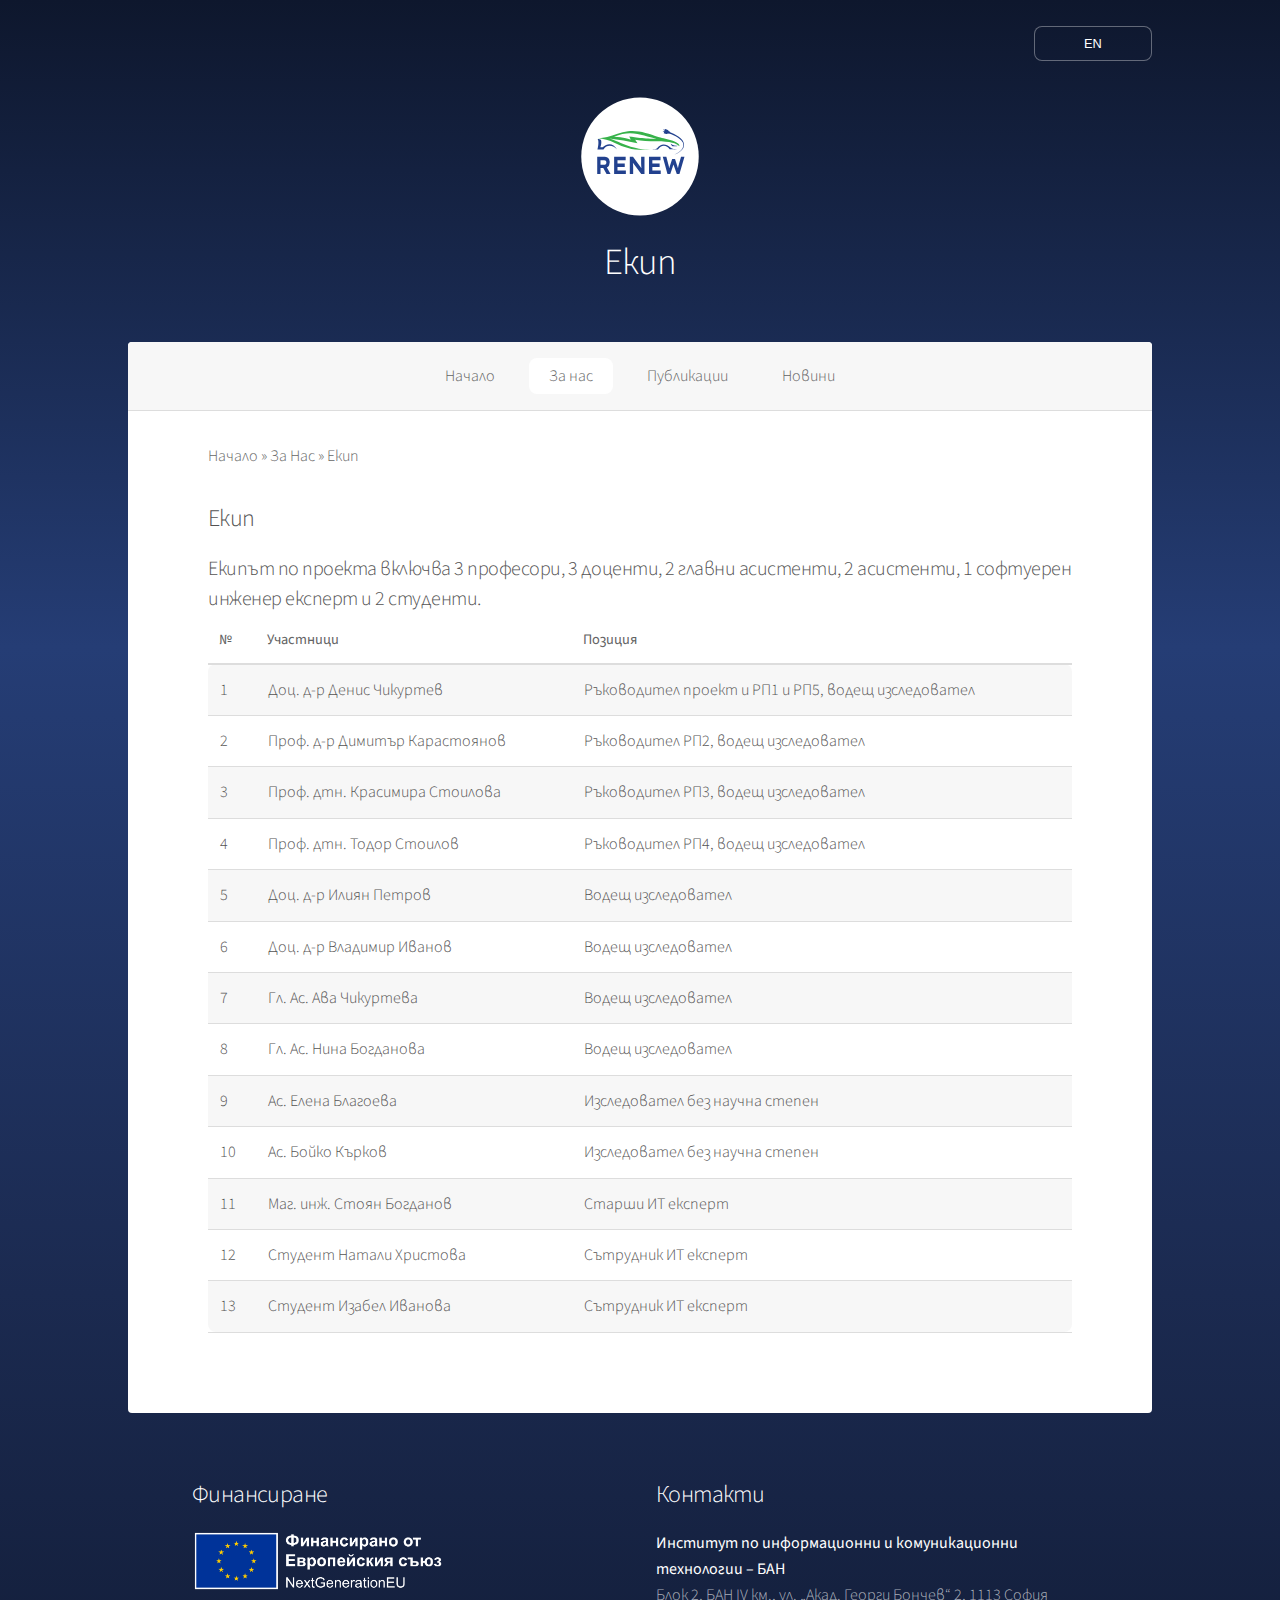
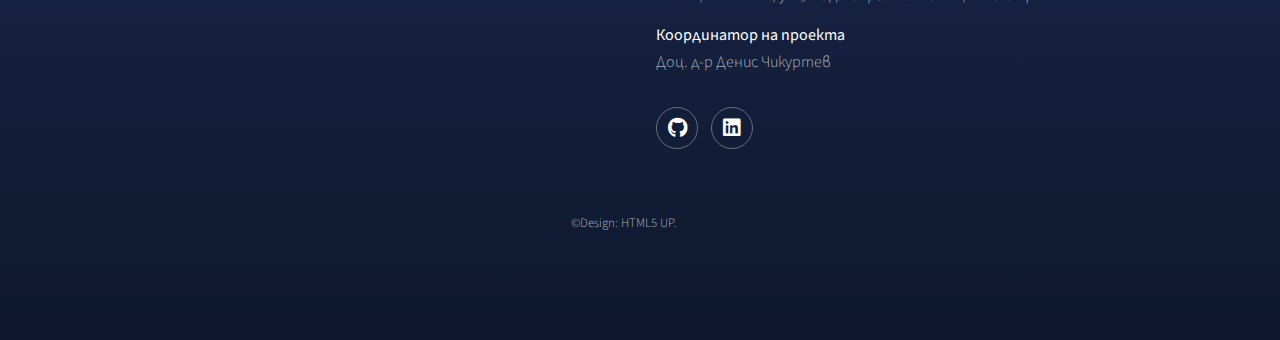
<file: team.html>
<!DOCTYPE HTML>
<html lang="bg">

<head>
    <title>Екип на RENEW</title>
    <meta charset="utf-8" />
    <meta name="viewport" content="width=device-width, initial-scale=1, user-scalable=no" />
    <link rel="stylesheet" href="assets/css/main.css" />
    <noscript>
        <link rel="stylesheet" href="assets/css/noscript.css" />
    </noscript>
</head>


<body class="is-preload">

    <!-- Wrapper -->
    <div id="wrapper">
        <button id="language-toggle" class="button small">BG</button>

        <!-- Header -->
        <header id="header" class="alt">
            <span class="logo"><img src="images/renew-logo.svg" alt="" /></span>
            <h1>Екип</h1>
        </header>
        <nav id="nav">
            <ul>
                <li><a href="index.html#intro">Начало</a></li>
                <li><a href="index.html#first" class="active">За нас</a></li>
                <li><a href="index.html#second">Публикации</a></li>
                <li><a href="index.html#news">Новини</a></li>
            </ul>
        </nav>

        <!-- Main -->
        <div id="main">

            <!-- Content -->
            <section id="content" class="pages-main">

                <section>
                    <nav id="breadcrumb"></nav>
                    <h2>Екип</h2>
                    <h3>Екипът по проекта включва 3 професори, 3 доценти, 2 главни асистенти, 2 асистенти, 1 софтуерен
                        инженер експерт и 2 студенти.</h3>
                    <div class="table-wrapper">
                        <table>
                            <thead>
                                <tr>
                                    <th>№</th>
                                    <th>Участници</th>
                                    <th>Позиция</th>
                                </tr>
                            </thead>
                            <tbody>
                                <tr>
                                    <td>1</td>
                                    <td>Доц. д-р Денис Чикуртев</td>
                                    <td>Ръководител проект и РП1 и РП5, водещ изследовател</td>
                                </tr>
                                <tr>
                                    <td>2</td>
                                    <td>Проф. д-р Димитър Карастоянов</td>
                                    <td>Ръководител РП2, водещ изследовател</td>
                                </tr>
                                <tr>
                                    <td>3</td>
                                    <td>Проф. дтн. Красимира Стоилова</td>
                                    <td>Ръководител РП3, водещ изследовател</td>
                                </tr>
                                <tr>
                                    <td>4</td>
                                    <td>Проф. дтн. Тодор Стоилов</td>
                                    <td>Ръководител РП4, водещ изследовател</td>
                                </tr>
                                <tr>
                                    <td>5</td>
                                    <td>Доц. д-р Илиян Петров</td>
                                    <td>Водещ изследовател</td>
                                </tr>
                                <tr>
                                    <td>6</td>
                                    <td>Доц. д-р Владимир Иванов</td>
                                    <td>Водещ изследовател</td>
                                </tr>
                                <tr>
                                    <td>7</td>
                                    <td>Гл. Ас. Ава Чикуртева</td>
                                    <td>Водещ изследовател</td>
                                </tr>
                                <tr>
                                    <td>8</td>
                                    <td>Гл. Ас. Нина Богданова</td>
                                    <td>Водещ изследовател</td>
                                </tr>
                                <tr>
                                    <td>9</td>
                                    <td>Ас. Елена Благоева</td>
                                    <td>Изследовател без научна степен</td>
                                </tr>
                                <tr>
                                    <td>10</td>
                                    <td>Ас. Бойко Кърков</td>
                                    <td>Изследовател без научна степен</td>
                                </tr>
                                <tr>
                                    <td>11</td>
                                    <td>Маг. инж. Стоян Богданов</td>
                                    <td>Старши ИТ експерт</td>
                                </tr>
                                <tr>
                                    <td>12</td>
                                    <td>Студент Натали Христова</td>
                                    <td>Сътрудник ИТ експерт</td>
                                </tr>
                                <tr>
                                    <td>13</td>
                                    <td>Студент Изабел Иванова</td>
                                    <td>Сътрудник ИТ експерт</td>
                                </tr>
                        </table>
                    </div>
                </section>
        </div>

        <!-- Footer -->
        <footer id="footer">
            <section>
                <h2>Финансиране</h2>
                <img src="images/EU-logo-bg.png" alt="Лого на Европейския съюз" id="logo-eu">
            </section>
            <section>
                <h2>Контакти</h2>
                <dl class="alt">
                    <dt>Институт по информационни и комуникационни технологии – БАН</dt>
                    <dd>Блок 2, БАН IV км., ул. „Акад. Георги Бончев“ 2, 1113 София</dd>
                    <dt>Координатор на проекта</dt>
                    <dd>Доц. д-р Денис Чикуртев</dd>
                </dl>
                <ul class="icons">
                    <li><a href="#" class="icon brands fa-github alt"><span class="label">GitHub</span></a></li>
                    <li><a href="https://www.linkedin.com/company/renew-bg" target="_blank"
                            class="icon brands fa-linkedin alt"><span class="label">Dribbble</span></a></li>
                </ul>
            </section>
            <p class="copyright">&copy;Design: <a href="https://html5up.net">HTML5 UP</a>.</p>
        </footer>

    </div>

    <!-- Scripts -->
    <script src="assets/js/jquery.min.js"></script>
    <script src="assets/js/jquery.scrollex.min.js"></script>
    <script src="assets/js/jquery.scrolly.min.js"></script>
    <script src="assets/js/browser.min.js"></script>
    <script src="assets/js/breakpoints.min.js"></script>
    <script src="assets/js/util.js"></script>
    <script src="assets/js/main.js"></script>

</body>

</html>
</file>
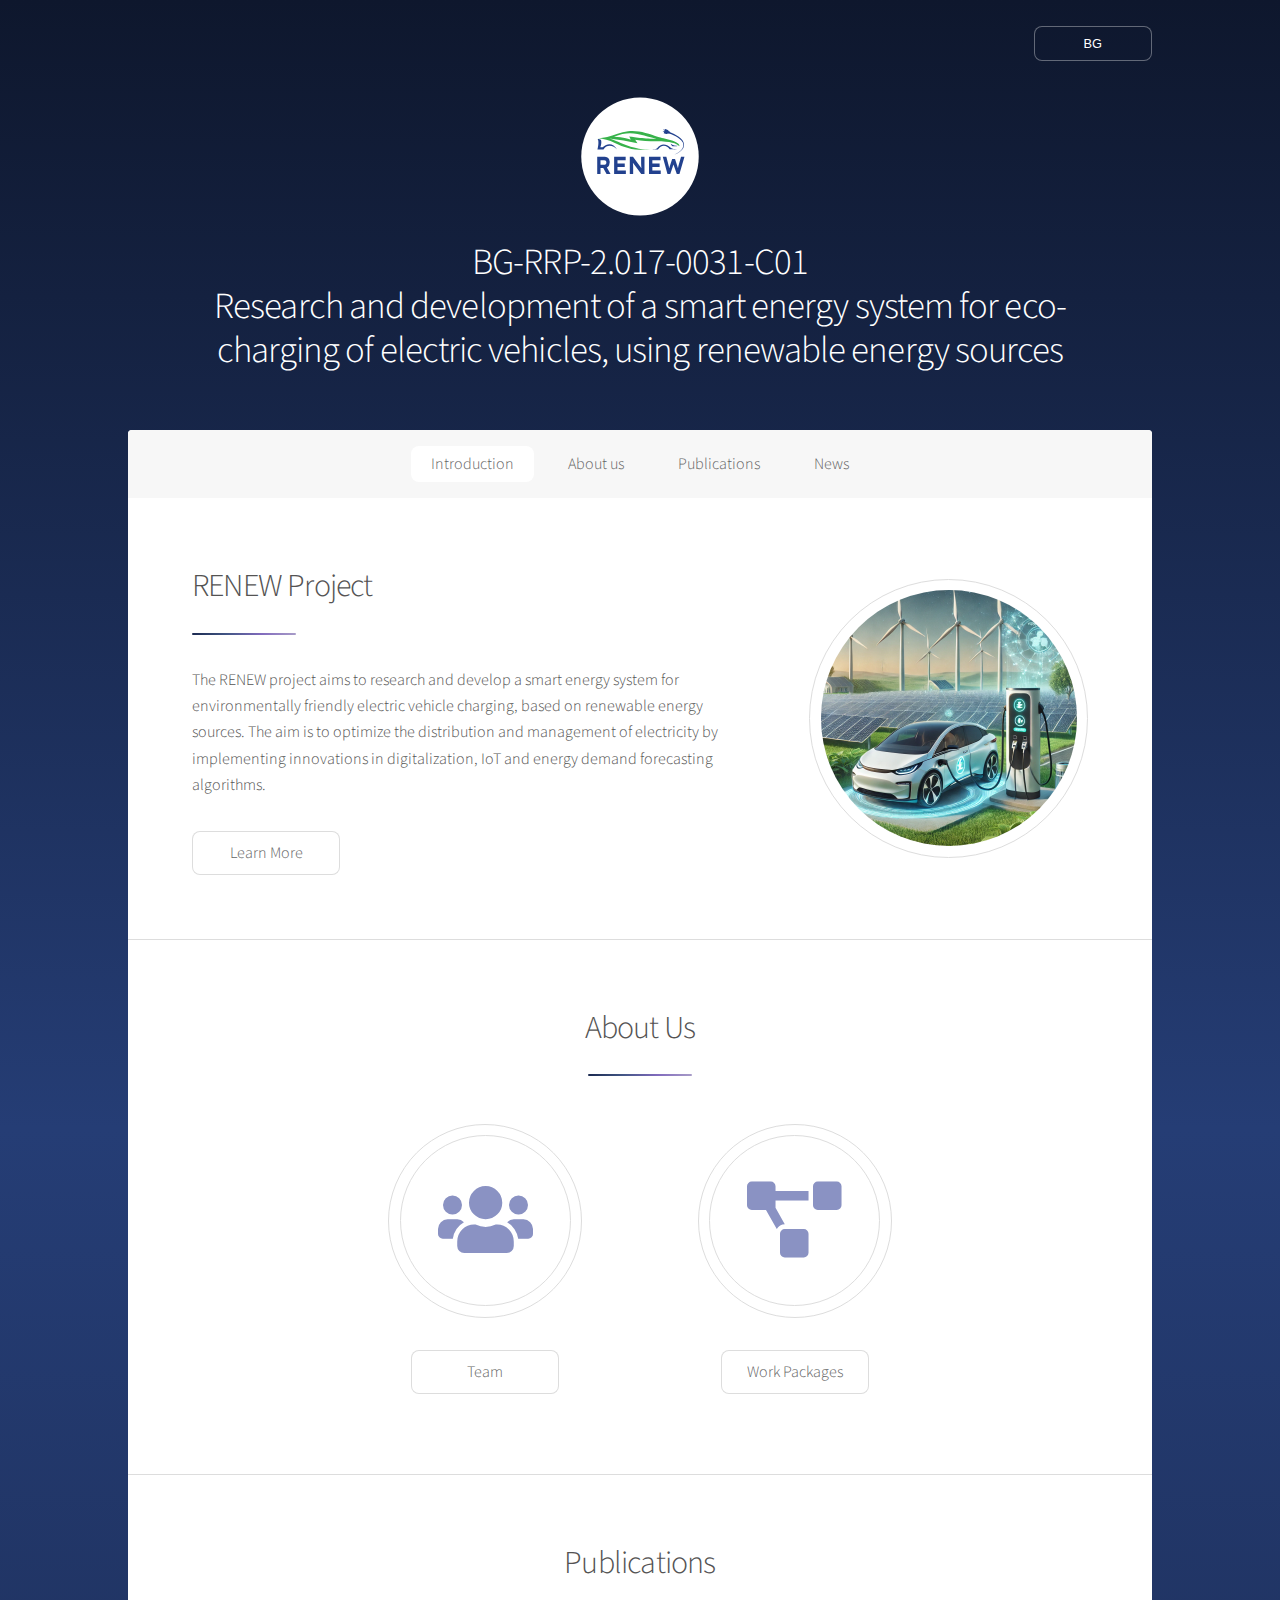
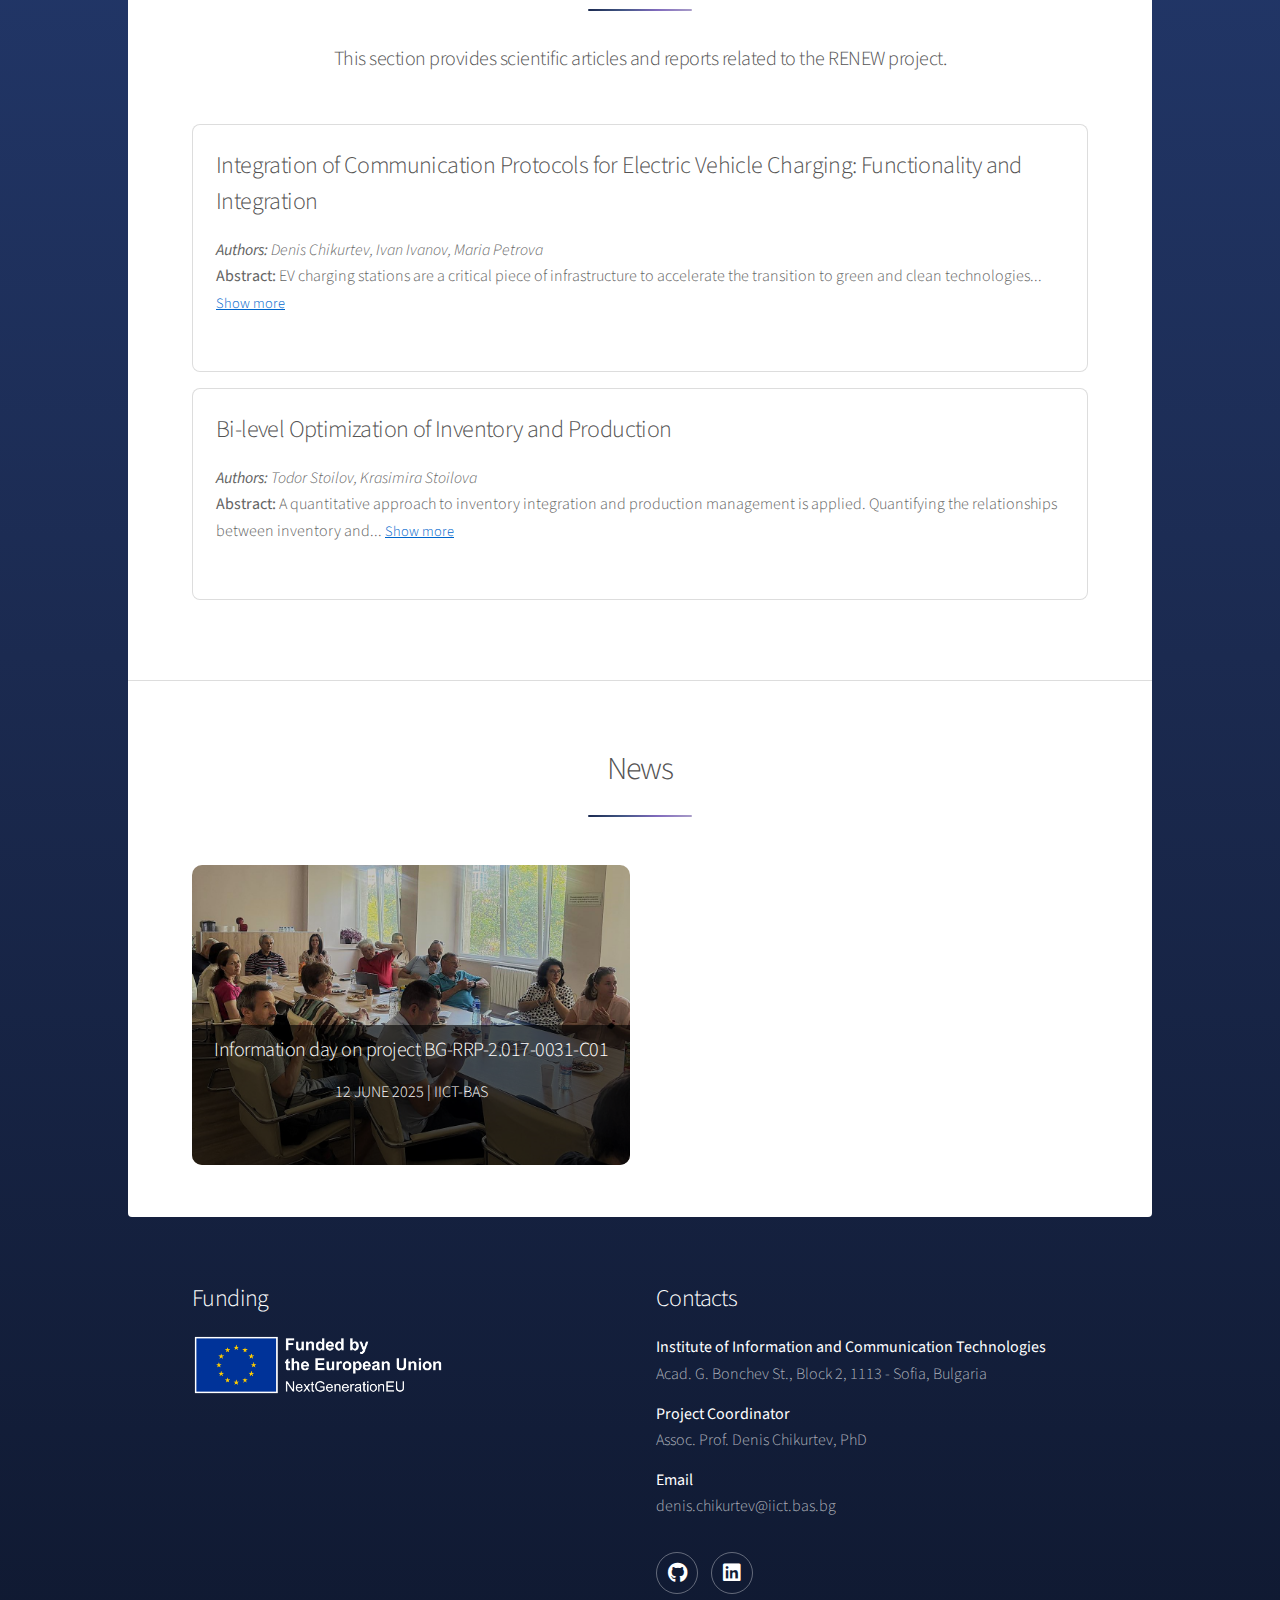
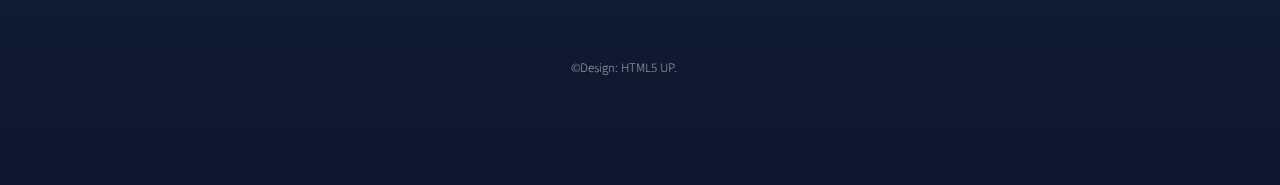
<file: en-renew-project/en-index.html>
<!DOCTYPE HTML>
<html lang="en">

<head>
	<title>RENEW Project</title>
	<meta charset="utf-8" />
	<meta name="viewport" content="width=device-width, initial-scale=1, user-scalable=no" />
	<link rel="stylesheet" href="../assets/css/main.css" />
	<link rel="stylesheet" href="https://cdn.jsdelivr.net/npm/swiper@11/swiper-bundle.min.css">
	<noscript>
		<link rel="stylesheet" href="../assets/css/noscript.css" />
	</noscript>
</head>

<body class="is-preload">

	<!-- Wrapper -->
	<div id="wrapper">
		<button id="language-toggle" class="button small">BG</button>

		<!-- Header -->
		<header id="header" class="alt">
			<span class="logo"><img src="../images/renew-logo.svg" alt="" /></span>
			<h1>BG-RRP-2.017-0031-C01<br>Research and development of a smart energy system for eco-charging of electric vehicles, using renewable energy sources</h1>
		</header>

		<!-- Nav -->
		<nav id="nav">
			<ul>
				<li><a href="#en-intro" class="active">Introduction</a></li>
				<li><a href="#en-first">About us</a></li>
				<li><a href="#en-second">Publications</a></li>
				<li><a href="#en-news">News</a></li>
			</ul>
		</nav>

		<!-- Main -->
		<div id="main">

			<!-- Introduction -->
			<section id="en-intro" class="main">
				<div class="spotlight">
					<div class="content">
						<header class="major">
							<h2>RENEW Project</h2>
						</header>
						<p>The RENEW project aims to research and develop a smart energy system for environmentally friendly electric vehicle charging, based on renewable energy sources. The aim is to optimize the distribution and management of electricity by implementing innovations in digitalization, IoT and energy demand forecasting algorithms.</p>
						<ul class="actions">
							<li><a href="en-project-about.html" class="button">Learn More</a></li>
						</ul>
					</div>
					<span class="image"><img src="../images/AI-charging-station.webp" alt="" /></span>
				</div>
			</section>

			<!-- First Section -->
			<section id="en-first" class="main special">
				<header class="major">
					<h2>About Us</h2>
				</header>
				<ul class="features">
					<li>
						<span class="icon solid major style3 fa-users"></span>
						<a href="en-team.html" class="button">Team</a>
					<li>
						<span class="icon solid major style3 fa-project-diagram"></span>
						<a href="en-packages.html" class="button">Work Packages</a>
					</li>
				</ul>
			</section>

			<!-- Second Section -->
			<section id="en-second" class="main special">
				<header class="major">
					<h2>Publications</h2>
					<p>This section provides scientific articles and reports related to the RENEW project.</p>
				</header>
				<ul class="statistics">
					<li class="fit">
						<a href="https://wseas.com/journals/articles.php?id=10206" target="_blank">
							<h2>Integration of Communication Protocols for Electric Vehicle Charging: Functionality and Integration</h2>
							<p style="margin: 0;"><em><strong>Authors:</strong> Denis Chikurtev, Ivan Ivanov, Maria Petrova</em></p>
							<p class="abstract">
								<span class="short-text">
									<strong>Abstract:</strong> EV charging stations are a critical piece of infrastructure to accelerate the transition to green and clean technologies...
								</span>
								<span class="full-text" style="display: none;">
									<strong>Abstract:</strong> EV charging stations are a critical piece of infrastructure to accelerate the transition to green and clean technologies. In recent years, the number of charging stations has grown significantly. This leads to the emergence of new problems and challenges for society, such as the management of charging processes, capacity balancing, and extended access. In this study, the basic concepts regarding standards and protocols for managing charging stations and capacities are presented. Over the years, the protocols have evolved and currently provide a variety of functionalities such as remote access, status tracking, station, and capacity control. The knowledge and development of these protocols will support easier and more adaptive use of charging stations. In addition, the current challenges that should be solved in the coming years are presented. They are related to the improvement of remote access, power balance, construction of hybrid systems of energy sources, and development of management information systems for management.
								</span>
								<a class="toggle-abstract">Show more</a>
							</p>
							</a>
					</li>
					<li class="fit">
						<a href="https://cit.iict.bas.bg/CIT-2025/v-25-1/10341-Volume25_Issue_1-08_paper.pdf" target="_blank">
							<h2>Bi-level Optimization of Inventory and Production </h2>
							<p style="margin: 0;"><em><strong>Authors:</strong> Todor Stoilov, Krasimira Stoilova</em></p>
							<p class="abstract">
								<span class="short-text">
									<strong>Abstract:</strong> A quantitative approach to inventory integration and production management is applied. Quantifying the relationships between inventory and...
								</span>
								<span class="full-text" style="display: none;">
									<strong>Abstract:</strong> A quantitative approach to inventory integration and production management is applied. Quantifying the relationships between inventory and production allows for minimizing inventory costs and maximizing production. A general optimization problem is derived that integrates inventory and production decisions. The optimization is formalized as a bi-level problem.  The inventory and production objective functions are hierarchically integrated. The solution to the bilevel problem provides both optimal arguments for inventory size and production volumes. The problem is applied to the inventory of agricultural products that meet the required nutritional content for animal feed. The inventory delivery costs are minimized and nutritional content is maximized to meet the given nutritional level of the animal feed. Empirical results provide advantages for the bi-level solutions obtained. A sensitive analysis of the inventory is performed and the corresponding changes in the feed content are evaluated.</span>
								<a class="toggle-abstract">Show more</a>
							</p>
							</a>
					</li>
				</ul>
				</footer>
			</section>

			<!-- Секция с новини -->
			<section id="en-news" class="main special">
				<header class="major">
					<h2>News</h2>

				</header>
				<div class="container">
					<div class="news-grid">
						<article class="news-item">
							<a href="../images/newsletter-info-day.png" class="news-link" target="_blank">
								<img src="../images/information-day.jpg" alt="Информационен ден в ИИКТ" class="news-image">
								<div class="news-overlay">
									<h3 id="h3-news">Information day on project BG-RRP-2.017-0031-C01</h3>
									<p>12 JUNE 2025 | IICT-BAS</p>
								</div>
							</a>
						</article>
						<article class="news-item">
							
						</article>
						<article class="news-item">
							
						</article>
					</div>
				</div>
			</section>
		</div>

		<!-- Footer -->
		<footer id="footer">
			<section>
				<h2>Funding</h2>
				<img src="../images/eu-logo-en.png" alt="European Union Logo" id="logo-eu">
			</section>
			<section>
				<h2>Contacts</h2>
				<dl class="alt">
					<dt>Institute of Information and Communication Technologies</dt>
					<dd>Acad. G. Bonchev  St.,  Block  2, 1113 - Sofia, Bulgaria</dd>
					<dt>Project Coordinator</dt>
					<dd>Assoc. Prof. Denis Chikurtev, PhD</dd>
					<dt>Email</dt>
					<dd><a href="mailto:denis.chikurtev@iict.bas.bg">denis.chikurtev@iict.bas.bg</a></dd>
				</dl>
				<ul class="icons">
					<li><a href="#" class="icon brands fa-github alt"><span class="label">GitHub</span></a></li>
					<li><a href="https://www.linkedin.com/company/renew-bg" target="_blank" class="icon brands fa-linkedin alt"><span class="label">Dribbble</span></a></li>
				</ul>
			</section>
			<p class="copyright">&copy;Design: <a href="https://html5up.net">HTML5 UP</a>.</p>
		</footer>

	</div>

	<!-- Scripts -->
	<script src="../assets/js/jquery.min.js"></script>
	<script src="../assets/js/jquery.scrollex.min.js"></script>
	<script src="../assets/js/jquery.scrolly.min.js"></script>
	<script src="../assets/js/browser.min.js"></script>
	<script src="../assets/js/breakpoints.min.js"></script>
	<script src="../assets/js/util.js"></script>
	<script src="../assets/js/main.js"></script>
	<script src="https://cdn.jsdelivr.net/npm/swiper@11/swiper-bundle.min.js"></script>

	<!--version: 2025-06-24-->
</body>

</html>
</file>
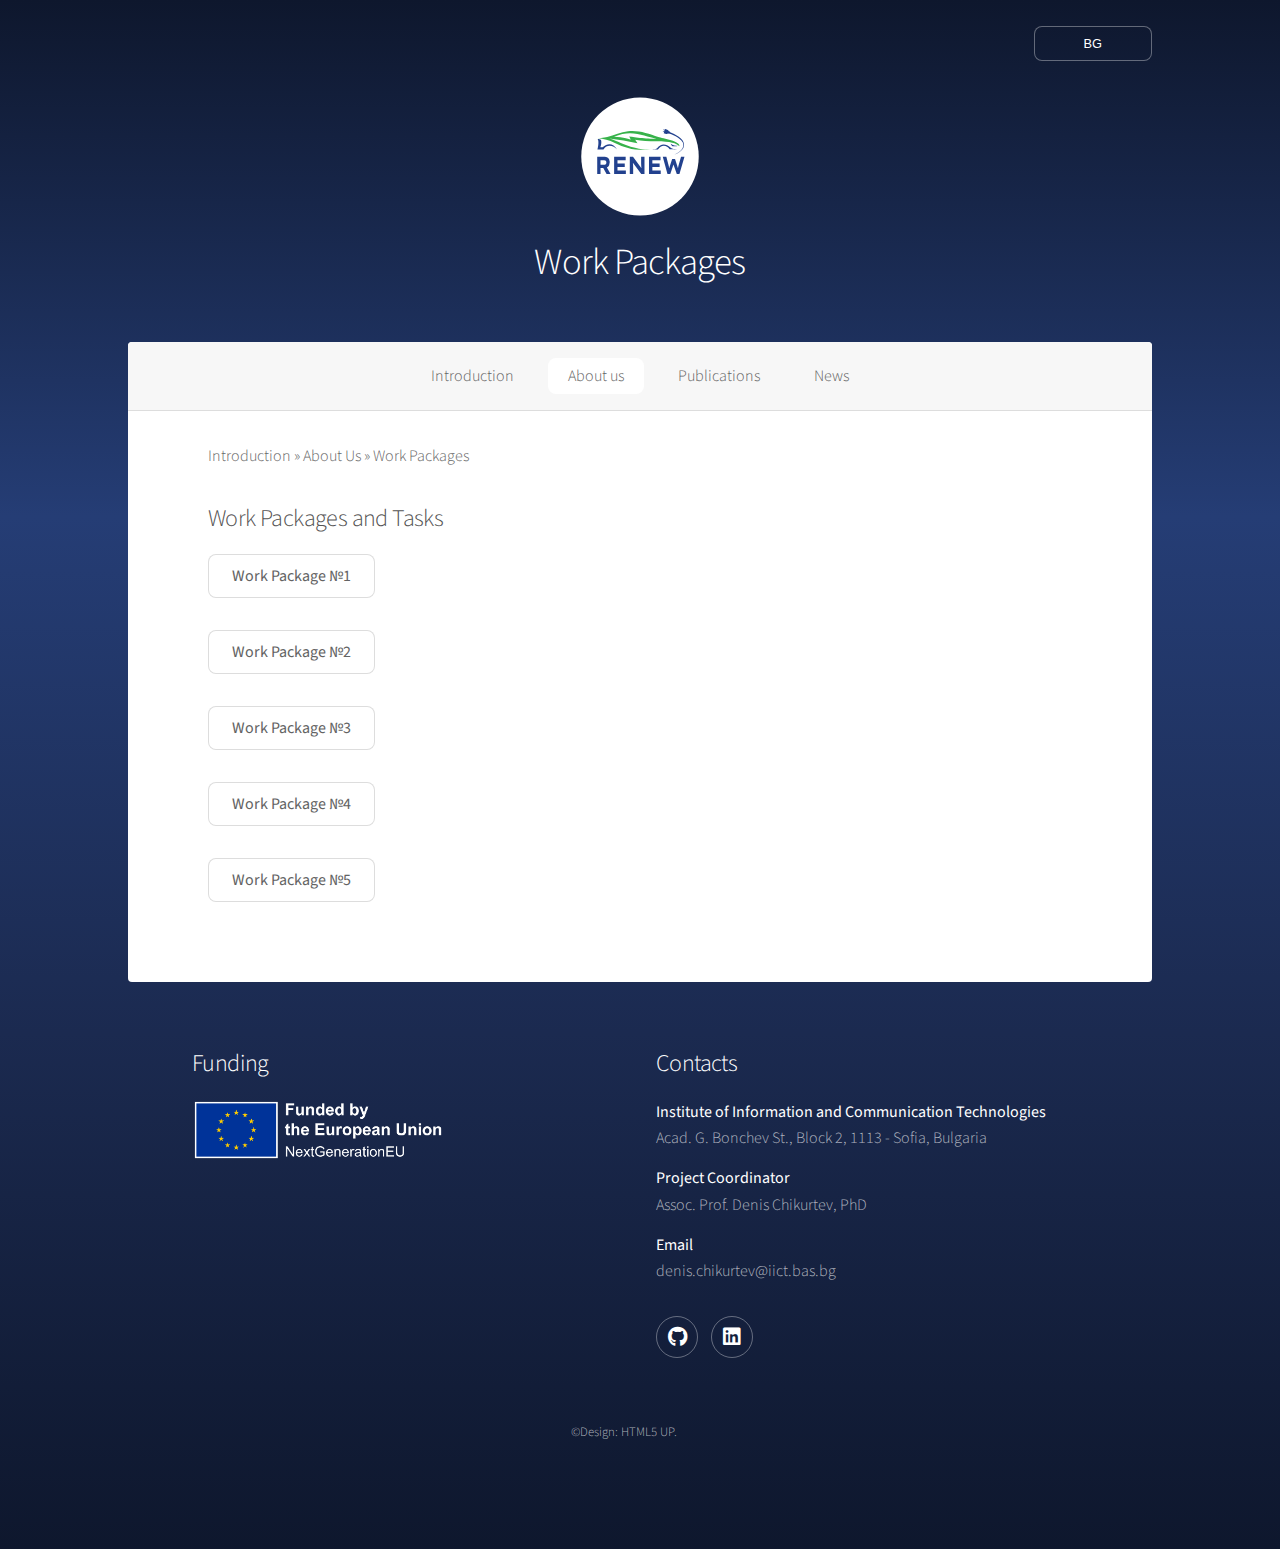
<file: en-renew-project/en-packages.html>
<!DOCTYPE HTML>
<html lang="en">

<head>
	<title>Work Packages</title>
	<meta charset="utf-8" />
	<meta name="viewport" content="width=device-width, initial-scale=1, user-scalable=no" />
	<link rel="stylesheet" href="../assets/css/main.css" />
	<link rel="stylesheet" href="https://cdn.jsdelivr.net/npm/swiper@11/swiper-bundle.min.css">
	<noscript>
		<link rel="stylesheet" href="../assets/css/noscript.css" />
	</noscript>
</head>

<body class="is-preload">

	<!-- Wrapper -->
	<div id="wrapper">
        <button id="language-toggle" class="button small">BG</button>
		<!-- Header -->
		<header id="header" class="alt">
			<span class="logo"><img src="../images/renew-logo.svg" alt="" /></span>
			<h1>Work Packages</h1>
		</header>

		<!-- Nav -->
		<nav id="nav">
			<ul>
				<li><a href="en-index.html#en-intro">Introduction</a></li>
				<li><a href="en-index.html#en-first" class="active">About us</a></li>
				<li><a href="en-index.html#en-second">Publications</a></li>
				<li><a href="en-index.html#en-news">News</a></li>
			</ul>
		</nav>
        <!-- Main -->
        <div id="main">

            <!-- Content -->
            <section id="content" class="pages-main">
                <nav id="breadcrumb"></nav>
                <h2>Work Packages and Tasks</h2>
                <ul class="actions">
                    <li>
                        <button onclick="togglePackage('package1')" class="button big">Work Package №1</button>
                        <div id="package1" class="package-content" style="display: none; padding-top: 10px;">
                            <table class="alt">
                                <tbody>
                                    <tr>
                                        <td><strong>Work Package Name</strong></td>
                                        <td>Management, Awareness, and Publicity</td>
                                    </tr>
                                    <tr>
                                        <td><strong>Duration</strong></td>
                                        <td>From Month 1 to Month 18</td>
                                    </tr>
                                    <tr>
                                        <td><strong>Leader</strong></td>
                                        <td>Assoc. Prof. Denis Chikurtev, PhD</td>
                                    </tr>
                                    <tr>
                                        <td><strong>Participants</strong></td>
                                        <td>The project is carried out without partnership with another institution.</td>
                                    </tr>
                                    <tr>
                                        <td><strong>Objective</strong></td>
                                        <td>To ensure high-quality and timely execution of project activities and tasks.  
                                            To implement the awareness and publicity plan.</td>
                                    </tr>
                                    <tr>
                                        <td><strong>Planned Activities and Tasks</strong></td>
                                        <td>
                                            <strong>Activity 1: Administrative Management of the Project</strong>
                                            <ul>
                                                <li>Creating accounts on the project management platform:  
                                                    <a href="https://osf.io/">osf.io</a></li>
                                                <li>Organizing the entire work program on the platform</li>
                                                <li>Appointing the project team</li>
                                                <li>Assigning tasks with deadlines and criteria</li>
                                                <li>Tracking project progress</li>
                                                <li>Organizing periodic team meetings</li>
                                                <li>Preparing public procurement for purchasing assets and consumables</li>
                                            </ul>
                                            <strong>Activity 2: Project Awareness and Publicity</strong>
                                            <ul>
                                                <li>Creating an informational board and poster</li>
                                                <li>Developing promotional and informational materials</li>
                                                <li>Creating a website</li>
                                                <li>Organizing informational events</li>
                                                <li>Creating a LinkedIn account</li>
                                            </ul>
                                        </td>
                                    </tr>
                                </tbody>
                            </table>
                        </div>
                    </li>
                </ul>
            
                <ul class="actions">
                    <li>
                        <button onclick="togglePackage('package2')" class="button big">Work Package №2</button>
                        <div id="package2" class="package-content" style="display: none; padding-top: 10px;">
                            <table class="alt">
                                <tbody>
                                    <tr>
                                        <td><strong>Work Package Name</strong></td>
                                        <td>Design and Development of a Smart Energy System</td>
                                    </tr>
                                    <tr>
                                        <td><strong>Duration</strong></td>
                                        <td>From Month 1 to Month 14</td>
                                    </tr>
                                    <tr>
                                        <td><strong>Leader</strong></td>
                                        <td>Prof. Dr. Dimitar Karastoyanov</td>
                                    </tr>
                                    <tr>
                                        <td><strong>Participants</strong></td>
                                        <td>The project is carried out without partnership with another institution.</td>
                                    </tr>
                                    <tr>
                                        <td><strong>Objective</strong></td>
                                        <td>To create an independent local renewable energy capacity at the IICT  
                                            with a critical minimum capacity as a key component of a smart grid and energy community.</td>
                                    </tr>
                                    <tr>
                                        <td><strong>Planned Activities and Tasks</strong></td>
                                        <td>
                                            <strong>Activity 1: Review and Analysis of Research in Renewable Energy and Hybrid Systems</strong>
                                            <ul>
                                                <li>Overview of existing methods for assessing resource evolution, competition, and risks  
                                                    in dynamic economic and social processes</li>
                                                <li>Analysis of promising directions for improving smart grids and energy communities</li>
                                                <li>Evaluation of alternatives and proposal for investment decisions in the project</li>
                                            </ul>
                                            <strong>Activity 2: Design and Development of a Renewable-Based Smart Energy System</strong>
                                            <ul>
                                                <li>Design and development of basic renewable energy capacities at IICT</li>
                                                <li>Design of a complete electric vehicle charging system utilizing energy  
                                                    from renewables, batteries, and the electrical grid</li>
                                                <li>Installation and testing of the system in an operational environment</li>
                                            </ul>
                                            <strong>Activity 3: Wide Dissemination of Results</strong>
                                            <ul>
                                                <li>Participation in scientific forums and conferences</li>
                                                <li>Publication of articles in indexed databases: Scopus, WoS, etc.</li>
                                            </ul>
                                        </td>
                                    </tr>
                                </tbody>
                            </table>
                        </div>
                    </li>
                </ul>            

                <ul class="actions">
                    <li>
                        <button onclick="togglePackage('package3')" class="button big">Work Package №3</button>
                        <div id="package3" class="package-content" style="display: none; padding-top: 10px;">
                            <table class="alt">
                                <tbody>
                                    <tr>
                                        <td><strong>Work Package Name</strong></td>
                                        <td>Research and Analysis of System Parameters and Management Approaches</td>
                                    </tr>
                                    <tr>
                                        <td><strong>Duration</strong></td>
                                        <td>From Month 3 to Month 16</td>
                                    </tr>
                                    <tr>
                                        <td><strong>Leader</strong></td>
                                        <td>Prof. Krasimira Stoilova, D.Sc.,Ph.D.</td>
                                    </tr>
                                    <tr>
                                        <td><strong>Participants</strong></td>
                                        <td>The project is carried out without partnership with another institution.</td>
                                    </tr>
                                    <tr>
                                        <td><strong>Objective</strong></td>
                                        <td>By analyzing system components and their parameters, to develop  
                                            an energy model for simulations, research, and management.</td>
                                    </tr>
                                    <tr>
                                        <td><strong>Planned Activities and Tasks</strong></td>
                                        <td>
                                            <strong>Activity 1: Review and Analysis of Energy System Components</strong>
                                            <ul>
                                                <li>Study of the properties and parameters of system components</li>
                                                <li>Analysis and assessment of the efficiency and impact of individual elements</li>
                                            </ul>
                                            <strong>Activity 2: Research and Development of an Energy Model</strong>
                                            <ul>
                                                <li>Identification of a reference energy system</li>
                                                <li>Development of a simulation model</li>
                                                <li>Analysis of static behavior, energy flows, process costs,  
                                                    and emissions using the WINGRAF tool</li>
                                            </ul>
                                            <strong>Activity 3: Research and Implementation of Energy Management Approaches</strong>
                                            <ul>
                                                <li>Study and analysis of management methods and techniques</li>
                                                <li>Development of an effective management approach for the energy system</li>
                                            </ul>
                                            <strong>Activity 4: Wide Dissemination of Results</strong>
                                            <ul>
                                                <li>Participation in scientific forums and conferences</li>
                                                <li>Publication of articles in Scopus, WoS, etc.</li>
                                            </ul>
                                        </td>
                                    </tr>
                                </tbody>
                            </table>
                        </div>
                    </li>
                </ul>
                
                <ul class="actions">
                    <li>
                        <button onclick="togglePackage('package4')" class="button big">Work Package №4</button>
                        <div id="package4" class="package-content" style="display: none; padding-top: 10px;">
                            <table class="alt">
                                <tbody>
                                    <tr>
                                        <td><strong>Work Package Name</strong></td>
                                        <td>Research and Development of Optimization Tasks and Power Balance Algorithms</td>
                                    </tr>
                                    <tr>
                                        <td><strong>Duration</strong></td>
                                        <td>From Month 5 to Month 15</td>
                                    </tr>
                                    <tr>
                                        <td><strong>Leader</strong></td>
                                        <td>Prof. Todor Stoilov, D.Sc.,Ph.D.</td>
                                    </tr>
                                    <tr>
                                        <td><strong>Participants</strong></td>
                                        <td>The project is carried out without partnership with another institution.</td>
                                    </tr>
                                    <tr>
                                        <td><strong>Objective</strong></td>
                                        <td>To determine dependencies and parameters in the management of power distribution.</td>
                                    </tr>
                                    <tr>
                                        <td><strong>Planned Activities and Tasks</strong></td>
                                        <td>
                                            <strong>Activity 1: Defining Parameters and Formal Conditions for Energy System Evaluation</strong>
                                            <ul>
                                                <li>Review and analysis of power distribution algorithms</li>
                                                <li>Determination of parameters for different types of electric vehicle charging</li>
                                                <li>Assessment of power grid load and optimization of charging station placement</li>
                                            </ul>
                                            <strong>Activity 2: Evaluation and Development of Power Balance Algorithms</strong>
                                            <ul>
                                                <li>Assessment of ARMA regression models</li>
                                                <li>Evaluation of the GARCH model</li>
                                                <li>Application of the Black-Litterman method for investment risk prediction</li>
                                                <li>Development of a modified algorithm combining regression and expert assessments</li>
                                            </ul>
                                            <strong>Activity 3: Wide Dissemination of Results</strong>
                                            <ul>
                                                <li>Participation in scientific forums and conferences</li>
                                                <li>Publication of articles in Scopus, WoS, etc.</li>
                                            </ul>
                                        </td>
                                    </tr>
                                </tbody>
                            </table>
                        </div>
                    </li>
                </ul>
                
                <ul class="actions">
                    <li>
                        <button onclick="togglePackage('package5')" class="button big">Work Package №5</button>
                        <div id="package5" class="package-content" style="display: none; padding-top: 10px;">
                            <table class="alt">
                                <tbody>
                                    <tr>
                                        <td><strong>Work Package Name</strong></td>
                                        <td>Research and Development of an IoT Information System</td>
                                    </tr>
                                    <tr>
                                        <td><strong>Duration</strong></td>
                                        <td>From Month 4 to Month 18</td>
                                    </tr>
                                    <tr>
                                        <td><strong>Leader</strong></td>
                                        <td>Assoc. Prof. Denis Chikurtev, PhD</td>
                                    </tr>
                                    <tr>
                                        <td><strong>Participants</strong></td>
                                        <td>The project is carried out without partnership with another institution.</td>
                                    </tr>
                                    <tr>
                                        <td><strong>Objective</strong></td>
                                        <td>To develop a software platform for remote access, control, and monitoring  
                                            of a smart energy system for electric vehicle charging.</td>
                                    </tr>
                                    <tr>
                                        <td><strong>Planned Activities and Tasks</strong></td>
                                        <td>
                                            <strong>Activity 1: Research on Modern IoT Technologies in Information Systems</strong>
                                            <ul>
                                                <li>Analysis of IoT-based platforms and data storage solutions</li>
                                                <li>Research on protocols, embedded systems, and cloud solutions</li>
                                            </ul>
                                            <strong>Activity 2: Development of an IoT Information System</strong>
                                            <ul>
                                                <li>Design of a communication system and software architecture</li>
                                                <li>Integration of data collection modules for optimization</li>
                                                <li>Incorporation of an energy model within the IoT system</li>
                                                <li>Development of software modules: frontend, backend, database</li>
                                                <li>Configuration of networking devices: routers, hubs, servers</li>
                                                <li>Testing the platform for energy balance management and data collection</li>
                                            </ul>
                                            <strong>Activity 3: Wide Dissemination of Results</strong>
                                            <ul>
                                                <li>Participation in scientific forums and conferences</li>
                                                <li>Publication of articles in Scopus, WoS, etc.</li>
                                                <li>Releasing the developed software on GitHub for public access</li>
                                            </ul>
                                        </td>
                                    </tr>
                                </tbody>
                            </table>
                        </div>
                    </li>
                </ul>                
            </section>

        </div>

        <!-- Footer -->
        <footer id="footer">
			<section>
				<h2>Funding</h2>
				<img src="../images/eu-logo-en.png" alt="European Union Logo" id="logo-eu">
			</section>
			<section>
				<h2>Contacts</h2>
				<dl class="alt">
					<dt>Institute of Information and Communication Technologies</dt>
					<dd>Acad. G. Bonchev  St.,  Block  2, 1113 - Sofia, Bulgaria</dd>
					<dt>Project Coordinator</dt>
					<dd>Assoc. Prof. Denis Chikurtev, PhD</dd>
					<dt>Email</dt>
					<dd><a href="mailto:denis.chikurtev@iict.bas.bg">denis.chikurtev@iict.bas.bg</a></dd>
				</dl>
				<ul class="icons">
					<li><a href="#" class="icon brands fa-github alt"><span class="label">GitHub</span></a></li>
					<li><a href="https://www.linkedin.com/company/renew-bg" target="_blank" class="icon brands fa-linkedin alt"><span class="label">Dribbble</span></a></li>
				</ul>
			</section>
			<p class="copyright">&copy;Design: <a href="https://html5up.net">HTML5 UP</a>.</p>
		</footer>

	</div>

	<!-- Scripts -->
	<script src="../assets/js/jquery.min.js"></script>
	<script src="../assets/js/jquery.scrollex.min.js"></script>
	<script src="../assets/js/jquery.scrolly.min.js"></script>
	<script src="../assets/js/browser.min.js"></script>
	<script src="../assets/js/breakpoints.min.js"></script>
	<script src="../assets/js/util.js"></script>
	<script src="../assets/js/main.js"></script>
	<script src="https://cdn.jsdelivr.net/npm/swiper@11/swiper-bundle.min.js"></script>

</body>

</html>
</file>
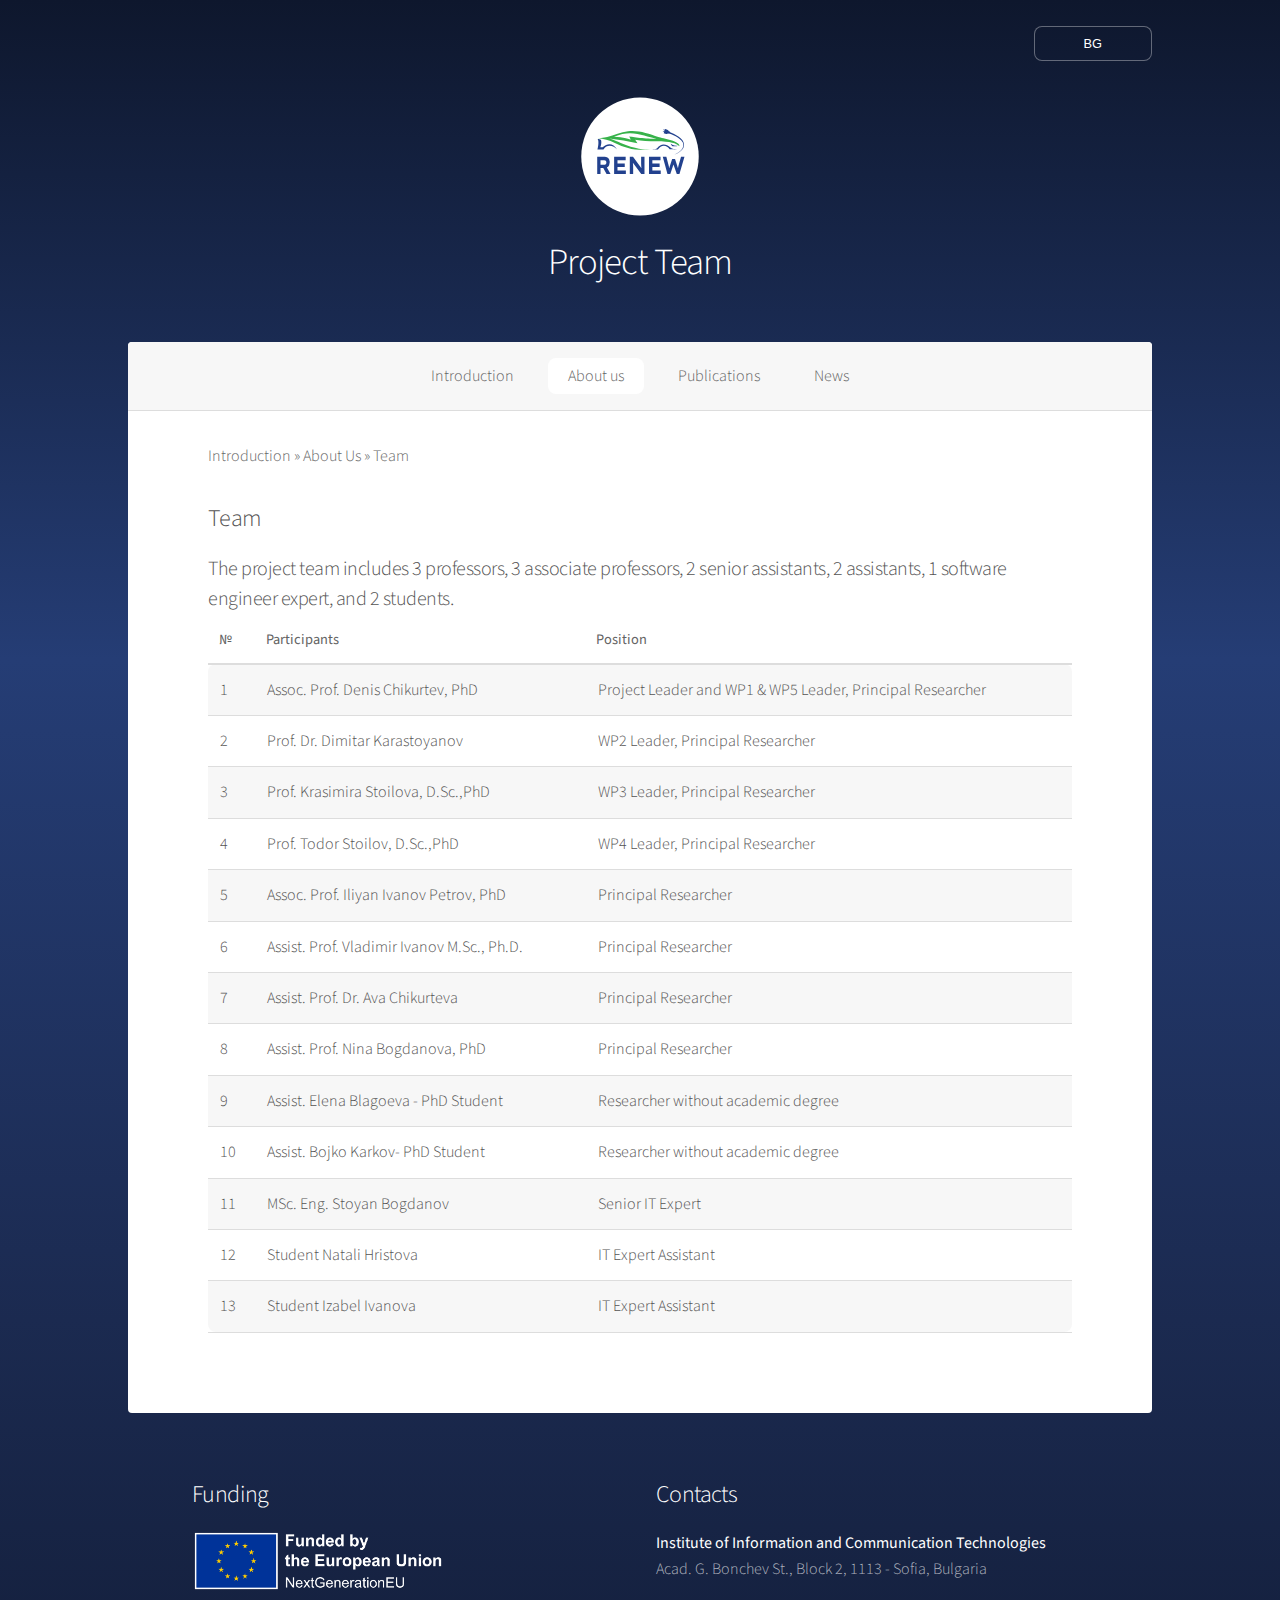
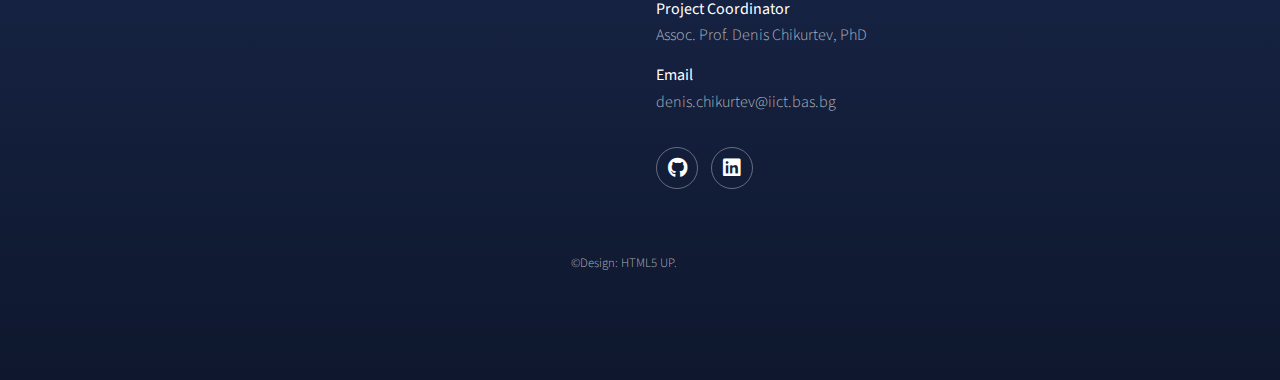
<file: en-renew-project/en-team.html>
<!DOCTYPE HTML>
<html lang="en">

<head>
	<title>RENEW Team</title>
	<meta charset="utf-8" />
	<meta name="viewport" content="width=device-width, initial-scale=1, user-scalable=no" />
	<link rel="stylesheet" href="../assets/css/main.css" />
	<link rel="stylesheet" href="https://cdn.jsdelivr.net/npm/swiper@11/swiper-bundle.min.css">
	<noscript>
		<link rel="stylesheet" href="../assets/css/noscript.css" />
	</noscript>
</head>

<body class="is-preload">

	<!-- Wrapper -->
	<div id="wrapper">
        <button id="language-toggle" class="button small">BG</button>
        
		<!-- Header -->
		<header id="header" class="alt">
			<span class="logo"><img src="../images/renew-logo.svg" alt="" /></span>
			<h1>Project Team</h1>
		</header>

		<!-- Nav -->
		<nav id="nav">
			<ul>
				<li><a href="en-index.html#en-intro">Introduction</a></li>
				<li><a href="en-index.html#en-first" class="active">About us</a></li>
				<li><a href="en-index.html#en-second">Publications</a></li>
				<li><a href="en-index.html#en-news">News</a></li>
			</ul>
		</nav>

		<!-- Main -->
		
        <div id="main">

			<!-- Content -->           
			<section id="content" class="pages-main">
                <nav id="breadcrumb"></nav>
                    <h2>Team</h2>
                    <h3>The project team includes 3 professors, 3 associate professors, 2 senior assistants,  
                        2 assistants, 1 software engineer expert, and 2 students.</h3>
                    <div class="table-wrapper">
                        <table>
                            <thead>
                                <tr>
                                    <th>№</th>
                                    <th>Participants</th>
                                    <th>Position</th>
                                </tr>
                            </thead>
                            <tbody>
                                <tr>
                                    <td>1</td>
                                    <td>Assoc. Prof. Denis Chikurtev, PhD</td>
                                    <td>Project Leader and WP1 & WP5 Leader, Principal Researcher</td>
                                </tr>
                                <tr>
                                    <td>2</td>
                                    <td>Prof. Dr. Dimitar Karastoyanov</td>
                                    <td>WP2 Leader, Principal Researcher</td>
                                </tr>
                                <tr>
                                    <td>3</td>
                                    <td>Prof. Krasimira Stoilova, D.Sc.,PhD</td>
                                    <td>WP3 Leader, Principal Researcher</td>
                                </tr>
                                <tr>
                                    <td>4</td>
                                    <td>Prof. Todor Stoilov, D.Sc.,PhD</td>
                                    <td>WP4 Leader, Principal Researcher</td>
                                </tr>
                                <tr>
                                    <td>5</td>
                                    <td>Assoc. Prof. Iliyan Ivanov Petrov, PhD</td>
                                    <td>Principal Researcher</td>
                                </tr>
                                <tr>
                                    <td>6</td>
                                    <td>Assist. Prof. Vladimir Ivanov M.Sc., Ph.D.</td>
                                    <td>Principal Researcher</td>
                                </tr>
                                <tr>
                                    <td>7</td>
                                    <td>Assist. Prof. Dr. Ava Chikurteva</td>
                                    <td>Principal Researcher</td>
                                </tr>
                                <tr>
                                    <td>8</td>
                                    <td>Assist. Prof. Nina Bogdanova, PhD</td>
                                    <td>Principal Researcher</td>
                                </tr>
                                <tr>
                                    <td>9</td>
                                    <td>Assist. Elena Blagoeva - PhD Student</td>
                                    <td>Researcher without academic degree</td>
                                </tr>
                                <tr>
                                    <td>10</td>
                                    <td>Assist. Bojko Karkov- PhD Student</td>
                                    <td>Researcher without academic degree</td>
                                </tr>
                                <tr>
                                    <td>11</td>
                                    <td>MSc. Eng. Stoyan Bogdanov</td>
                                    <td>Senior IT Expert</td>
                                </tr>
                                <tr>
                                    <td>12</td>
                                    <td>Student Natali Hristova</td>
                                    <td>IT Expert Assistant</td>
                                </tr>
                                <tr>
                                    <td>13</td>
                                    <td>Student Izabel Ivanova</td>
                                    <td>IT Expert Assistant</td>
                                </tr>
                            </tbody>
                        </table>
                    </div>
            </section>            
		</div>

		<!-- Footer -->
		<footer id="footer">
			<section>
				<h2>Funding</h2>
				<img src="../images/eu-logo-en.png" alt="European Union Logo" id="logo-eu">
			</section>
			<section>
				<h2>Contacts</h2>
				<dl class="alt">
					<dt>Institute of Information and Communication Technologies</dt>
					<dd>Acad. G. Bonchev  St.,  Block  2, 1113 - Sofia, Bulgaria</dd>
					<dt>Project Coordinator</dt>
					<dd>Assoc. Prof. Denis Chikurtev, PhD</dd>
					<dt>Email</dt>
					<dd><a href="mailto:denis.chikurtev@iict.bas.bg">denis.chikurtev@iict.bas.bg</a></dd>
				</dl>
				<ul class="icons">
					<li><a href="#" class="icon brands fa-github alt"><span class="label">GitHub</span></a></li>
					<li><a href="https://www.linkedin.com/company/renew-bg" target="_blank" class="icon brands fa-linkedin alt"><span class="label">Dribbble</span></a></li>
				</ul>
			</section>
			<p class="copyright">&copy;Design: <a href="https://html5up.net">HTML5 UP</a>.</p>
		</footer>

	</div>

	<!-- Scripts -->
	<script src="../assets/js/jquery.min.js"></script>
	<script src="../assets/js/jquery.scrollex.min.js"></script>
	<script src="../assets/js/jquery.scrolly.min.js"></script>
	<script src="../assets/js/browser.min.js"></script>
	<script src="../assets/js/breakpoints.min.js"></script>
	<script src="../assets/js/util.js"></script>
	<script src="../assets/js/main.js"></script>
	<script src="https://cdn.jsdelivr.net/npm/swiper@11/swiper-bundle.min.js"></script>

</body>

</html>
</file>
<file: assets/css/noscript.css>
/*
	Stellar by HTML5 UP
	html5up.net | @ajlkn
	Free for personal and commercial use under the CCA 3.0 license (html5up.net/license)
*/

/* Header */

	body.is-preload #header.alt > * {
		opacity: 1;
	}

	body.is-preload #header.alt .logo {
		-moz-transform: none;
		-webkit-transform: none;
		-ms-transform: none;
		transform: none;
	}
</file>
<file: assets/css/main.css>
@import url(fontawesome-all.min.css);
@import 'https://fonts.googleapis.com/css?family=Source+Sans+Pro:300,400';

/*
	Stellar by HTML5 UP
	html5up.net | @ajlkn
	Free for personal and commercial use under the CCA 3.0 license (html5up.net/license)
*/

html,
body,
div,
span,
applet,
object,
iframe,
h1,
h2,
h3,
h4,
h5,
h6,
p,
blockquote,
pre,
a,
abbr,
acronym,
address,
big,
cite,
code,
del,
dfn,
em,
img,
ins,
kbd,
q,
s,
samp,
small,
strike,
strong,
sub,
sup,
tt,
var,
b,
u,
i,
center,
dl,
dt,
dd,
ol,
ul,
li,
fieldset,
form,
label,
legend,
table,
caption,
tbody,
tfoot,
thead,
tr,
th,
td,
article,
aside,
canvas,
details,
embed,
figure,
figcaption,
footer,
header,
hgroup,
menu,
nav,
output,
ruby,
section,
summary,
time,
mark,
audio,
video {
	margin: 0;
	padding: 0;
	border: 0;
	font-size: 100%;
	font: inherit;
	vertical-align: baseline;
}

article,
aside,
details,
figcaption,
figure,
footer,
header,
hgroup,
menu,
nav,
section {
	display: block;
}

body {
	line-height: 1;
}

ol,
ul {
	list-style: none;
}

blockquote,
q {
	quotes: none;
}

blockquote:before,
blockquote:after,
q:before,
q:after {
	content: '';
	content: none;
}

table {
	border-collapse: collapse;
	border-spacing: 0;
}

body {
	-webkit-text-size-adjust: none;
}

mark {
	background-color: transparent;
	color: inherit;
}

input::-moz-focus-inner {
	border: 0;
	padding: 0;
}

figcaption {
	font-style: italic;
	text-align: center;
	padding-bottom: 2em;
}

figure{
	padding-top: 1em;
}
input,
select,
textarea {
	-moz-appearance: none;
	-webkit-appearance: none;
	-ms-appearance: none;
	appearance: none;
}

/* Basic */

@-ms-viewport {
	width: device-width;
}

body {
	-ms-overflow-style: scrollbar;
}

@media screen and (max-width: 480px) {

	html,
	body {
		min-width: 320px;
	}

}

html {
	box-sizing: border-box;
}

*,
*:before,
*:after {
	box-sizing: inherit;
}

body {
	background-color: #1b2a50;
	background-image: url("images/overlay.png"), -moz-linear-gradient(to bottom, #1b2a50, #425685, #566da2, #1b2a50);
	background-image: url("images/overlay.png"), -webkit-linear-gradient(to bottom, #1b2a50, #425685, #566da2, #1b2a50);
	background-image: url("images/overlay.png"), -ms-linear-gradient(to bottom, #1b2a50, #425685, #566da2, #1b2a50);
	background-image: linear-gradient(to bottom, #0e172d, #253d75, #1b2a50, #0e172d);
}

body.is-preload *,
body.is-preload *:before,
body.is-preload *:after {
	-moz-animation: none !important;
	-webkit-animation: none !important;
	-ms-animation: none !important;
	animation: none !important;
	-moz-transition: none !important;
	-webkit-transition: none !important;
	-ms-transition: none !important;
	transition: none !important;
}

/* Type */

body {
	background-color: #1b2a50;
	color: rgba(255, 255, 255, 0.65);
}

body,
input,
select,
textarea {
	font-family: "Source Sans Pro", Helvetica, sans-serif;
	font-size: 17pt;
	font-weight: 300;
	line-height: 1.65;
}

@media screen and (max-width: 1680px) {

	body,
	input,
	select,
	textarea {
		font-size: 14pt;
	}

}

@media screen and (max-width: 1280px) {

	body,
	input,
	select,
	textarea {
		font-size: 12pt;
	}

}

@media screen and (max-width: 360px) {

	body,
	input,
	select,
	textarea {
		font-size: 11pt;
	}

}

a {
	-moz-transition: color 0.2s ease, border-bottom 0.2s ease;
	-webkit-transition: color 0.2s ease, border-bottom 0.2s ease;
	-ms-transition: color 0.2s ease, border-bottom 0.2s ease;
	transition: color 0.2s ease, border-bottom 0.2s ease;
	text-decoration: none;
	border-bottom: none;
	color: inherit;
}

a:hover {
	border-bottom-color: transparent;
}

strong,
b {
	font-weight: 400;
}

em,
i {
	font-style: italic;
}

p {
	margin: 0 0 2em 0;
}

p.content {
	-moz-columns: 20em 2;
	-webkit-columns: 20em 2;
	-ms-columns: 20em 2;
	columns: 20em 2;
	-moz-column-gap: 2em;
	-webkit-column-gap: 2em;
	-ms-column-gap: 2em;
	column-gap: 2em;
	text-align: justify;
}

h1,
h2,
h3,
h4,
h5,
h6 {
	font-weight: 300;
	line-height: 1.5;
	margin: 0 0 0.7em 0;
	letter-spacing: -0.025em;
}

h1 a,
h2 a,
h3 a,
h4 a,
h5 a,
h6 a {
	color: inherit;
	text-decoration: none;
}

h1 {
	font-size: 2.5em;
	line-height: 1.2;
}

h2 {
	font-size: 1.5em;
}

h3 {
	font-size: 1.25em;
}

h4 {
	font-size: 1.1em;
}

h5 {
	font-size: 0.9em;
}

h6 {
	font-size: 0.7em;
}

@media screen and (max-width: 736px) {

	h1 {
		font-size: 2em;
	}

}

sub {
	font-size: 0.8em;
	position: relative;
	top: 0.5em;
}

sup {
	font-size: 0.8em;
	position: relative;
	top: -0.5em;
}

blockquote {
	border-left: solid 4px;
	font-style: italic;
	margin: 0 0 2em 0;
	padding: 0.5em 0 0.5em 2em;
}

code {
	border-radius: 8px;
	border: solid 1px;
	font-family: "Courier New", monospace;
	font-size: 0.9em;
	margin: 0 0.25em;
	padding: 0.25em 0.65em;
}

pre {
	-webkit-overflow-scrolling: touch;
	font-family: "Courier New", monospace;
	font-size: 0.9em;
	margin: 0 0 2em 0;
}

pre code {
	display: block;
	line-height: 1.75;
	padding: 1em 1.5em;
	overflow-x: auto;
}

hr {
	border: 0;
	border-bottom: solid 1px;
	margin: 2em 0;
}

hr.major {
	margin: 3em 0;
}

.align-left {
	text-align: left;
}

.align-center {
	text-align: center;
}

.align-right {
	text-align: right;
}

input,
select,
textarea {
	color: #ffffff;
}

a:hover {
	color: #ffffff;
}

strong,
b {
	color: #ffffff;
}

h1,
h2,
h3,
h4,
h5,
h6 {
	color: #ffffff;
}

blockquote {
	border-left-color: rgba(255, 255, 255, 0.35);
}

code {
	background: rgba(255, 255, 255, 0.075);
	border-color: rgba(255, 255, 255, 0.35);
}

hr {
	border-bottom-color: rgba(255, 255, 255, 0.35);
}

/* Path Navigation */
#breadcrumb, #en-breadcrumb {
	padding-bottom: 2em;
}

#breadcrumb a:hover, #en-breadcrumb a:hover {
    text-decoration: underline;
}

#breadcrumb, #en-breadcrumb span {
    color: #666;
}

/*Language Button*/
#language-toggle {
	float: right;
	margin-top: 2em;
}


/* Row */

.row {
	display: flex;
	flex-wrap: wrap;
	box-sizing: border-box;
	align-items: stretch;
}

.row>* {
	box-sizing: border-box;
}

.row.gtr-uniform>*> :last-child {
	margin-bottom: 0;
}

.row.aln-left {
	justify-content: flex-start;
}

.row.aln-center {
	justify-content: center;
}

.row.aln-right {
	justify-content: flex-end;
}

.row.aln-top {
	align-items: flex-start;
}

.row.aln-middle {
	align-items: center;
}

.row.aln-bottom {
	align-items: flex-end;
}

.row>.imp {
	order: -1;
}

.row>.col-1 {
	width: 8.33333%;
}

.row>.off-1 {
	margin-left: 8.33333%;
}

.row>.col-2 {
	width: 16.66667%;
}

.row>.off-2 {
	margin-left: 16.66667%;
}

.row>.col-3 {
	width: 25%;
}

.row>.off-3 {
	margin-left: 25%;
}

.row>.col-4 {
	width: 33.33333%;
}

.row>.off-4 {
	margin-left: 33.33333%;
}

.row>.col-5 {
	width: 41.66667%;
}

.row>.off-5 {
	margin-left: 41.66667%;
}

.row>.col-6 {
	width: 50%;
}

.row>.off-6 {
	margin-left: 50%;
}

.row>.col-7 {
	width: 58.33333%;
}

.row>.off-7 {
	margin-left: 58.33333%;
}

.row>.col-8 {
	width: 66.66667%;
}

.row>.off-8 {
	margin-left: 66.66667%;
}

.row>.col-9 {
	width: 75%;
}

.row>.off-9 {
	margin-left: 75%;
}

.row>.col-10 {
	width: 83.33333%;
}

.row>.off-10 {
	margin-left: 83.33333%;
}

.row>.col-11 {
	width: 91.66667%;
}

.row>.off-11 {
	margin-left: 91.66667%;
}

.row>.col-12 {
	width: 100%;
}

.row>.off-12 {
	margin-left: 100%;
}

.row.gtr-0 {
	margin-top: 0;
	margin-left: 0em;
}

.row.gtr-0>* {
	padding: 0 0 0 0em;
}

.row.gtr-0.gtr-uniform {
	margin-top: 0em;
}

.row.gtr-0.gtr-uniform>* {
	padding-top: 0em;
}

.row.gtr-25 {
	margin-top: 0;
	margin-left: -0.375em;
}

.row.gtr-25>* {
	padding: 0 0 0 0.375em;
}

.row.gtr-25.gtr-uniform {
	margin-top: -0.375em;
}

.row.gtr-25.gtr-uniform>* {
	padding-top: 0.375em;
}

.row.gtr-50 {
	margin-top: 0;
	margin-left: -0.75em;
}

.row.gtr-50>* {
	padding: 0 0 0 0.75em;
}

.row.gtr-50.gtr-uniform {
	margin-top: -0.75em;
}

.row.gtr-50.gtr-uniform>* {
	padding-top: 0.75em;
}

.row {
	margin-top: 0;
	margin-left: -1.5em;
}

.row>* {
	padding: 0 0 0 1.5em;
}

.row.gtr-uniform {
	margin-top: -1.5em;
}

.row.gtr-uniform>* {
	padding-top: 1.5em;
}

.row.gtr-150 {
	margin-top: 0;
	margin-left: -2.25em;
}

.row.gtr-150>* {
	padding: 0 0 0 2.25em;
}

.row.gtr-150.gtr-uniform {
	margin-top: -2.25em;
}

.row.gtr-150.gtr-uniform>* {
	padding-top: 2.25em;
}

.row.gtr-200 {
	margin-top: 0;
	margin-left: -3em;
}

.row.gtr-200>* {
	padding: 0 0 0 3em;
}

.row.gtr-200.gtr-uniform {
	margin-top: -3em;
}

.row.gtr-200.gtr-uniform>* {
	padding-top: 3em;
}

@media screen and (max-width: 1680px) {

	.row {
		display: flex;
		flex-wrap: wrap;
		box-sizing: border-box;
		align-items: stretch;
	}

	.row>* {
		box-sizing: border-box;
	}

	.row.gtr-uniform>*> :last-child {
		margin-bottom: 0;
	}

	.row.aln-left {
		justify-content: flex-start;
	}

	.row.aln-center {
		justify-content: center;
	}

	.row.aln-right {
		justify-content: flex-end;
	}

	.row.aln-top {
		align-items: flex-start;
	}

	.row.aln-middle {
		align-items: center;
	}

	.row.aln-bottom {
		align-items: flex-end;
	}

	.row>.imp-xlarge {
		order: -1;
	}

	.row>.col-1-xlarge {
		width: 8.33333%;
	}

	.row>.off-1-xlarge {
		margin-left: 8.33333%;
	}

	.row>.col-2-xlarge {
		width: 16.66667%;
	}

	.row>.off-2-xlarge {
		margin-left: 16.66667%;
	}

	.row>.col-3-xlarge {
		width: 25%;
	}

	.row>.off-3-xlarge {
		margin-left: 25%;
	}

	.row>.col-4-xlarge {
		width: 33.33333%;
	}

	.row>.off-4-xlarge {
		margin-left: 33.33333%;
	}

	.row>.col-5-xlarge {
		width: 41.66667%;
	}

	.row>.off-5-xlarge {
		margin-left: 41.66667%;
	}

	.row>.col-6-xlarge {
		width: 50%;
	}

	.row>.off-6-xlarge {
		margin-left: 50%;
	}

	.row>.col-7-xlarge {
		width: 58.33333%;
	}

	.row>.off-7-xlarge {
		margin-left: 58.33333%;
	}

	.row>.col-8-xlarge {
		width: 66.66667%;
	}

	.row>.off-8-xlarge {
		margin-left: 66.66667%;
	}

	.row>.col-9-xlarge {
		width: 75%;
	}

	.row>.off-9-xlarge {
		margin-left: 75%;
	}

	.row>.col-10-xlarge {
		width: 83.33333%;
	}

	.row>.off-10-xlarge {
		margin-left: 83.33333%;
	}

	.row>.col-11-xlarge {
		width: 91.66667%;
	}

	.row>.off-11-xlarge {
		margin-left: 91.66667%;
	}

	.row>.col-12-xlarge {
		width: 100%;
	}

	.row>.off-12-xlarge {
		margin-left: 100%;
	}

	.row.gtr-0 {
		margin-top: 0;
		margin-left: 0em;
	}

	.row.gtr-0>* {
		padding: 0 0 0 0em;
	}

	.row.gtr-0.gtr-uniform {
		margin-top: 0em;
	}

	.row.gtr-0.gtr-uniform>* {
		padding-top: 0em;
	}

	.row.gtr-25 {
		margin-top: 0;
		margin-left: -0.375em;
	}

	.row.gtr-25>* {
		padding: 0 0 0 0.375em;
	}

	.row.gtr-25.gtr-uniform {
		margin-top: -0.375em;
	}

	.row.gtr-25.gtr-uniform>* {
		padding-top: 0.375em;
	}

	.row.gtr-50 {
		margin-top: 0;
		margin-left: -0.75em;
	}

	.row.gtr-50>* {
		padding: 0 0 0 0.75em;
	}

	.row.gtr-50.gtr-uniform {
		margin-top: -0.75em;
	}

	.row.gtr-50.gtr-uniform>* {
		padding-top: 0.75em;
	}

	.row {
		margin-top: 0;
		margin-left: -1.5em;
	}

	.row>* {
		padding: 0 0 0 1.5em;
	}

	.row.gtr-uniform {
		margin-top: -1.5em;
	}

	.row.gtr-uniform>* {
		padding-top: 1.5em;
	}

	.row.gtr-150 {
		margin-top: 0;
		margin-left: -2.25em;
	}

	.row.gtr-150>* {
		padding: 0 0 0 2.25em;
	}

	.row.gtr-150.gtr-uniform {
		margin-top: -2.25em;
	}

	.row.gtr-150.gtr-uniform>* {
		padding-top: 2.25em;
	}

	.row.gtr-200 {
		margin-top: 0;
		margin-left: -3em;
	}

	.row.gtr-200>* {
		padding: 0 0 0 3em;
	}

	.row.gtr-200.gtr-uniform {
		margin-top: -3em;
	}

	.row.gtr-200.gtr-uniform>* {
		padding-top: 3em;
	}

}

@media screen and (max-width: 1280px) {

	.row {
		display: flex;
		flex-wrap: wrap;
		box-sizing: border-box;
		align-items: stretch;
	}

	.row>* {
		box-sizing: border-box;
	}

	.row.gtr-uniform>*> :last-child {
		margin-bottom: 0;
	}

	.row.aln-left {
		justify-content: flex-start;
	}

	.row.aln-center {
		justify-content: center;
	}

	.row.aln-right {
		justify-content: flex-end;
	}

	.row.aln-top {
		align-items: flex-start;
	}

	.row.aln-middle {
		align-items: center;
	}

	.row.aln-bottom {
		align-items: flex-end;
	}

	.row>.imp-large {
		order: -1;
	}

	.row>.col-1-large {
		width: 8.33333%;
	}

	.row>.off-1-large {
		margin-left: 8.33333%;
	}

	.row>.col-2-large {
		width: 16.66667%;
	}

	.row>.off-2-large {
		margin-left: 16.66667%;
	}

	.row>.col-3-large {
		width: 25%;
	}

	.row>.off-3-large {
		margin-left: 25%;
	}

	.row>.col-4-large {
		width: 33.33333%;
	}

	.row>.off-4-large {
		margin-left: 33.33333%;
	}

	.row>.col-5-large {
		width: 41.66667%;
	}

	.row>.off-5-large {
		margin-left: 41.66667%;
	}

	.row>.col-6-large {
		width: 50%;
	}

	.row>.off-6-large {
		margin-left: 50%;
	}

	.row>.col-7-large {
		width: 58.33333%;
	}

	.row>.off-7-large {
		margin-left: 58.33333%;
	}

	.row>.col-8-large {
		width: 66.66667%;
	}

	.row>.off-8-large {
		margin-left: 66.66667%;
	}

	.row>.col-9-large {
		width: 75%;
	}

	.row>.off-9-large {
		margin-left: 75%;
	}

	.row>.col-10-large {
		width: 83.33333%;
	}

	.row>.off-10-large {
		margin-left: 83.33333%;
	}

	.row>.col-11-large {
		width: 91.66667%;
	}

	.row>.off-11-large {
		margin-left: 91.66667%;
	}

	.row>.col-12-large {
		width: 100%;
	}

	.row>.off-12-large {
		margin-left: 100%;
	}

	.row.gtr-0 {
		margin-top: 0;
		margin-left: 0em;
	}

	.row.gtr-0>* {
		padding: 0 0 0 0em;
	}

	.row.gtr-0.gtr-uniform {
		margin-top: 0em;
	}

	.row.gtr-0.gtr-uniform>* {
		padding-top: 0em;
	}

	.row.gtr-25 {
		margin-top: 0;
		margin-left: -0.375em;
	}

	.row.gtr-25>* {
		padding: 0 0 0 0.375em;
	}

	.row.gtr-25.gtr-uniform {
		margin-top: -0.375em;
	}

	.row.gtr-25.gtr-uniform>* {
		padding-top: 0.375em;
	}

	.row.gtr-50 {
		margin-top: 0;
		margin-left: -0.75em;
	}

	.row.gtr-50>* {
		padding: 0 0 0 0.75em;
	}

	.row.gtr-50.gtr-uniform {
		margin-top: -0.75em;
	}

	.row.gtr-50.gtr-uniform>* {
		padding-top: 0.75em;
	}

	.row {
		margin-top: 0;
		margin-left: -1.5em;
	}

	.row>* {
		padding: 0 0 0 1.5em;
	}

	.row.gtr-uniform {
		margin-top: -1.5em;
	}

	.row.gtr-uniform>* {
		padding-top: 1.5em;
	}

	.row.gtr-150 {
		margin-top: 0;
		margin-left: -2.25em;
	}

	.row.gtr-150>* {
		padding: 0 0 0 2.25em;
	}

	.row.gtr-150.gtr-uniform {
		margin-top: -2.25em;
	}

	.row.gtr-150.gtr-uniform>* {
		padding-top: 2.25em;
	}

	.row.gtr-200 {
		margin-top: 0;
		margin-left: -3em;
	}

	.row.gtr-200>* {
		padding: 0 0 0 3em;
	}

	.row.gtr-200.gtr-uniform {
		margin-top: -3em;
	}

	.row.gtr-200.gtr-uniform>* {
		padding-top: 3em;
	}

}

@media screen and (max-width: 980px) {

	.row {
		display: flex;
		flex-wrap: wrap;
		box-sizing: border-box;
		align-items: stretch;
	}

	.row>* {
		box-sizing: border-box;
	}

	.row.gtr-uniform>*> :last-child {
		margin-bottom: 0;
	}

	.row.aln-left {
		justify-content: flex-start;
	}

	.row.aln-center {
		justify-content: center;
	}

	.row.aln-right {
		justify-content: flex-end;
	}

	.row.aln-top {
		align-items: flex-start;
	}

	.row.aln-middle {
		align-items: center;
	}

	.row.aln-bottom {
		align-items: flex-end;
	}

	.row>.imp-medium {
		order: -1;
	}

	.row>.col-1-medium {
		width: 8.33333%;
	}

	.row>.off-1-medium {
		margin-left: 8.33333%;
	}

	.row>.col-2-medium {
		width: 16.66667%;
	}

	.row>.off-2-medium {
		margin-left: 16.66667%;
	}

	.row>.col-3-medium {
		width: 25%;
	}

	.row>.off-3-medium {
		margin-left: 25%;
	}

	.row>.col-4-medium {
		width: 33.33333%;
	}

	.row>.off-4-medium {
		margin-left: 33.33333%;
	}

	.row>.col-5-medium {
		width: 41.66667%;
	}

	.row>.off-5-medium {
		margin-left: 41.66667%;
	}

	.row>.col-6-medium {
		width: 50%;
	}

	.row>.off-6-medium {
		margin-left: 50%;
	}

	.row>.col-7-medium {
		width: 58.33333%;
	}

	.row>.off-7-medium {
		margin-left: 58.33333%;
	}

	.row>.col-8-medium {
		width: 66.66667%;
	}

	.row>.off-8-medium {
		margin-left: 66.66667%;
	}

	.row>.col-9-medium {
		width: 75%;
	}

	.row>.off-9-medium {
		margin-left: 75%;
	}

	.row>.col-10-medium {
		width: 83.33333%;
	}

	.row>.off-10-medium {
		margin-left: 83.33333%;
	}

	.row>.col-11-medium {
		width: 91.66667%;
	}

	.row>.off-11-medium {
		margin-left: 91.66667%;
	}

	.row>.col-12-medium {
		width: 100%;
	}

	.row>.off-12-medium {
		margin-left: 100%;
	}

	.row.gtr-0 {
		margin-top: 0;
		margin-left: 0em;
	}

	.row.gtr-0>* {
		padding: 0 0 0 0em;
	}

	.row.gtr-0.gtr-uniform {
		margin-top: 0em;
	}

	.row.gtr-0.gtr-uniform>* {
		padding-top: 0em;
	}

	.row.gtr-25 {
		margin-top: 0;
		margin-left: -0.375em;
	}

	.row.gtr-25>* {
		padding: 0 0 0 0.375em;
	}

	.row.gtr-25.gtr-uniform {
		margin-top: -0.375em;
	}

	.row.gtr-25.gtr-uniform>* {
		padding-top: 0.375em;
	}

	.row.gtr-50 {
		margin-top: 0;
		margin-left: -0.75em;
	}

	.row.gtr-50>* {
		padding: 0 0 0 0.75em;
	}

	.row.gtr-50.gtr-uniform {
		margin-top: -0.75em;
	}

	.row.gtr-50.gtr-uniform>* {
		padding-top: 0.75em;
	}

	.row {
		margin-top: 0;
		margin-left: -1.5em;
	}

	.row>* {
		padding: 0 0 0 1.5em;
	}

	.row.gtr-uniform {
		margin-top: -1.5em;
	}

	.row.gtr-uniform>* {
		padding-top: 1.5em;
	}

	.row.gtr-150 {
		margin-top: 0;
		margin-left: -2.25em;
	}

	.row.gtr-150>* {
		padding: 0 0 0 2.25em;
	}

	.row.gtr-150.gtr-uniform {
		margin-top: -2.25em;
	}

	.row.gtr-150.gtr-uniform>* {
		padding-top: 2.25em;
	}

	.row.gtr-200 {
		margin-top: 0;
		margin-left: -3em;
	}

	.row.gtr-200>* {
		padding: 0 0 0 3em;
	}

	.row.gtr-200.gtr-uniform {
		margin-top: -3em;
	}

	.row.gtr-200.gtr-uniform>* {
		padding-top: 3em;
	}

}

@media screen and (max-width: 736px) {

	.row {
		display: flex;
		flex-wrap: wrap;
		box-sizing: border-box;
		align-items: stretch;
	}

	.row>* {
		box-sizing: border-box;
	}

	.row.gtr-uniform>*> :last-child {
		margin-bottom: 0;
	}

	.row.aln-left {
		justify-content: flex-start;
	}

	.row.aln-center {
		justify-content: center;
	}

	.row.aln-right {
		justify-content: flex-end;
	}

	.row.aln-top {
		align-items: flex-start;
	}

	.row.aln-middle {
		align-items: center;
	}

	.row.aln-bottom {
		align-items: flex-end;
	}

	.row>.imp-small {
		order: -1;
	}

	.row>.col-1-small {
		width: 8.33333%;
	}

	.row>.off-1-small {
		margin-left: 8.33333%;
	}

	.row>.col-2-small {
		width: 16.66667%;
	}

	.row>.off-2-small {
		margin-left: 16.66667%;
	}

	.row>.col-3-small {
		width: 25%;
	}

	.row>.off-3-small {
		margin-left: 25%;
	}

	.row>.col-4-small {
		width: 33.33333%;
	}

	.row>.off-4-small {
		margin-left: 33.33333%;
	}

	.row>.col-5-small {
		width: 41.66667%;
	}

	.row>.off-5-small {
		margin-left: 41.66667%;
	}

	.row>.col-6-small {
		width: 50%;
	}

	.row>.off-6-small {
		margin-left: 50%;
	}

	.row>.col-7-small {
		width: 58.33333%;
	}

	.row>.off-7-small {
		margin-left: 58.33333%;
	}

	.row>.col-8-small {
		width: 66.66667%;
	}

	.row>.off-8-small {
		margin-left: 66.66667%;
	}

	.row>.col-9-small {
		width: 75%;
	}

	.row>.off-9-small {
		margin-left: 75%;
	}

	.row>.col-10-small {
		width: 83.33333%;
	}

	.row>.off-10-small {
		margin-left: 83.33333%;
	}

	.row>.col-11-small {
		width: 91.66667%;
	}

	.row>.off-11-small {
		margin-left: 91.66667%;
	}

	.row>.col-12-small {
		width: 100%;
	}

	.row>.off-12-small {
		margin-left: 100%;
	}

	.row.gtr-0 {
		margin-top: 0;
		margin-left: 0em;
	}

	.row.gtr-0>* {
		padding: 0 0 0 0em;
	}

	.row.gtr-0.gtr-uniform {
		margin-top: 0em;
	}

	.row.gtr-0.gtr-uniform>* {
		padding-top: 0em;
	}

	.row.gtr-25 {
		margin-top: 0;
		margin-left: -0.25em;
	}

	.row.gtr-25>* {
		padding: 0 0 0 0.25em;
	}

	.row.gtr-25.gtr-uniform {
		margin-top: -0.25em;
	}

	.row.gtr-25.gtr-uniform>* {
		padding-top: 0.25em;
	}

	.row.gtr-50 {
		margin-top: 0;
		margin-left: -0.5em;
	}

	.row.gtr-50>* {
		padding: 0 0 0 0.5em;
	}

	.row.gtr-50.gtr-uniform {
		margin-top: -0.5em;
	}

	.row.gtr-50.gtr-uniform>* {
		padding-top: 0.5em;
	}

	.row {
		margin-top: 0;
		margin-left: -1em;
	}

	.row>* {
		padding: 0 0 0 1em;
	}

	.row.gtr-uniform {
		margin-top: -1em;
	}

	.row.gtr-uniform>* {
		padding-top: 1em;
	}

	.row.gtr-150 {
		margin-top: 0;
		margin-left: -1.5em;
	}

	.row.gtr-150>* {
		padding: 0 0 0 1.5em;
	}

	.row.gtr-150.gtr-uniform {
		margin-top: -1.5em;
	}

	.row.gtr-150.gtr-uniform>* {
		padding-top: 1.5em;
	}

	.row.gtr-200 {
		margin-top: 0;
		margin-left: -2em;
	}

	.row.gtr-200>* {
		padding: 0 0 0 2em;
	}

	.row.gtr-200.gtr-uniform {
		margin-top: -2em;
	}

	.row.gtr-200.gtr-uniform>* {
		padding-top: 2em;
	}

}

@media screen and (max-width: 480px) {

	.row {
		display: flex;
		flex-wrap: wrap;
		box-sizing: border-box;
		align-items: stretch;
	}

	.row>* {
		box-sizing: border-box;
	}

	.row.gtr-uniform>*> :last-child {
		margin-bottom: 0;
	}

	.row.aln-left {
		justify-content: flex-start;
	}

	.row.aln-center {
		justify-content: center;
	}

	.row.aln-right {
		justify-content: flex-end;
	}

	.row.aln-top {
		align-items: flex-start;
	}

	.row.aln-middle {
		align-items: center;
	}

	.row.aln-bottom {
		align-items: flex-end;
	}

	.row>.imp-xsmall {
		order: -1;
	}

	.row>.col-1-xsmall {
		width: 8.33333%;
	}

	.row>.off-1-xsmall {
		margin-left: 8.33333%;
	}

	.row>.col-2-xsmall {
		width: 16.66667%;
	}

	.row>.off-2-xsmall {
		margin-left: 16.66667%;
	}

	.row>.col-3-xsmall {
		width: 25%;
	}

	.row>.off-3-xsmall {
		margin-left: 25%;
	}

	.row>.col-4-xsmall {
		width: 33.33333%;
	}

	.row>.off-4-xsmall {
		margin-left: 33.33333%;
	}

	.row>.col-5-xsmall {
		width: 41.66667%;
	}

	.row>.off-5-xsmall {
		margin-left: 41.66667%;
	}

	.row>.col-6-xsmall {
		width: 50%;
	}

	.row>.off-6-xsmall {
		margin-left: 50%;
	}

	.row>.col-7-xsmall {
		width: 58.33333%;
	}

	.row>.off-7-xsmall {
		margin-left: 58.33333%;
	}

	.row>.col-8-xsmall {
		width: 66.66667%;
	}

	.row>.off-8-xsmall {
		margin-left: 66.66667%;
	}

	.row>.col-9-xsmall {
		width: 75%;
	}

	.row>.off-9-xsmall {
		margin-left: 75%;
	}

	.row>.col-10-xsmall {
		width: 83.33333%;
	}

	.row>.off-10-xsmall {
		margin-left: 83.33333%;
	}

	.row>.col-11-xsmall {
		width: 91.66667%;
	}

	.row>.off-11-xsmall {
		margin-left: 91.66667%;
	}

	.row>.col-12-xsmall {
		width: 100%;
	}

	.row>.off-12-xsmall {
		margin-left: 100%;
	}

	.row.gtr-0 {
		margin-top: 0;
		margin-left: 0em;
	}

	.row.gtr-0>* {
		padding: 0 0 0 0em;
	}

	.row.gtr-0.gtr-uniform {
		margin-top: 0em;
	}

	.row.gtr-0.gtr-uniform>* {
		padding-top: 0em;
	}

	.row.gtr-25 {
		margin-top: 0;
		margin-left: -0.3125em;
	}

	.row.gtr-25>* {
		padding: 0 0 0 0.3125em;
	}

	.row.gtr-25.gtr-uniform {
		margin-top: -0.3125em;
	}

	.row.gtr-25.gtr-uniform>* {
		padding-top: 0.3125em;
	}

	.row.gtr-50 {
		margin-top: 0;
		margin-left: -0.625em;
	}

	.row.gtr-50>* {
		padding: 0 0 0 0.625em;
	}

	.row.gtr-50.gtr-uniform {
		margin-top: -0.625em;
	}

	.row.gtr-50.gtr-uniform>* {
		padding-top: 0.625em;
	}

	.row {
		margin-top: 0;
		margin-left: -1.25em;
	}

	.row>* {
		padding: 0 0 0 1.25em;
	}

	.row.gtr-uniform {
		margin-top: -1.25em;
	}

	.row.gtr-uniform>* {
		padding-top: 1.25em;
	}

	.row.gtr-150 {
		margin-top: 0;
		margin-left: -1.875em;
	}

	.row.gtr-150>* {
		padding: 0 0 0 1.875em;
	}

	.row.gtr-150.gtr-uniform {
		margin-top: -1.875em;
	}

	.row.gtr-150.gtr-uniform>* {
		padding-top: 1.875em;
	}

	.row.gtr-200 {
		margin-top: 0;
		margin-left: -2.5em;
	}

	.row.gtr-200>* {
		padding: 0 0 0 2.5em;
	}

	.row.gtr-200.gtr-uniform {
		margin-top: -2.5em;
	}

	.row.gtr-200.gtr-uniform>* {
		padding-top: 2.5em;
	}

}

/* Box */

.box {
	border-radius: 8px;
	border: solid;
	margin-bottom: 2em;
	padding: 1.5em;
}

.box> :last-child,
.box> :last-child> :last-child,
.box> :last-child> :last-child> :last-child {
	margin-bottom: 0;
}

.box.alt {
	border: 0;
	border-radius: 0;
	padding: 0;
}

.box {
	border-color: rgba(255, 255, 255, 0.35);
}

/* News Section */
.news-grid {
	display: grid;
	grid-template-columns: repeat(auto-fit, minmax(300px, 1fr));
	gap: 20px;
}
.news-item {
	position: relative;
	overflow: hidden;
	border-radius: 10px;
}
.news-image {
	width: 100%;
	display: block;
	height: 300px;
	object-fit: cover;
	cursor: pointer;
	transition: 0.3s ease;
}
.news-image:hover {
  transform: scale(1.02);
}
.news-overlay {
	position: absolute;
	height: 140px;
	bottom: 0;
	left: 0;
	width: 100%;
	background: rgba(0, 0, 0, 0.6);
	color: #ffffff;
	padding: 10px;
	text-align: center;
}
.news-link {
	display: block;
	text-decoration: none;
	color: inherit;
}

#h3-news{
	color: #ffffff !important;
}

/* Button */

input[type="submit"],
input[type="reset"],
input[type="button"],
button,
.button {
	-moz-appearance: none;
	-webkit-appearance: none;
	-ms-appearance: none;
	appearance: none;
	-moz-transition: background-color 0.2s ease-in-out, color 0.2s ease-in-out;
	-webkit-transition: background-color 0.2s ease-in-out, color 0.2s ease-in-out;
	-ms-transition: background-color 0.2s ease-in-out, color 0.2s ease-in-out;
	transition: background-color 0.2s ease-in-out, color 0.2s ease-in-out;
	border-radius: 8px;
	border: 0;
	cursor: pointer;
	display: inline-block;
	font-weight: 300;
	height: 2.75em;
	line-height: 2.75em;
	min-width: 9.25em;
	padding: 0 1.5em;
	text-align: center;
	text-decoration: none;
	white-space: nowrap;
}

input[type="submit"].icon,
input[type="reset"].icon,
input[type="button"].icon,
button.icon,
.button.icon {
	padding-left: 1.35em;
}

input[type="submit"].icon:before,
input[type="reset"].icon:before,
input[type="button"].icon:before,
button.icon:before,
.button.icon:before {
	margin-right: 0.5em;
}

input[type="submit"].fit,
input[type="reset"].fit,
input[type="button"].fit,
button.fit,
.button.fit {
	width: 100%;
}

input[type="submit"].small,
input[type="reset"].small,
input[type="button"].small,
button.small,
.button.small {
	font-size: 0.8em;
}

input[type="submit"].large,
input[type="reset"].large,
input[type="button"].large,
button.large,
.button.large {
	font-size: 1.35em;
}

input[type="submit"].big,
input[type="reset"].big,
input[type="button"].big,
button.big,
.button.big {
	font-size: 1em;
	font-family: inherit;
	font-weight: 400;
}

input[type="submit"].disabled,
input[type="submit"]:disabled,
input[type="reset"].disabled,
input[type="reset"]:disabled,
input[type="button"].disabled,
input[type="button"]:disabled,
button.disabled,
button:disabled,
.button.disabled,
.button:disabled {
	pointer-events: none;
	opacity: 0.25;
}

@media screen and (max-width: 736px) {

	input[type="submit"],
	input[type="reset"],
	input[type="button"],
	button,
	.button {
		min-width: 0;
	}

}

input[type="submit"],
input[type="reset"],
input[type="button"],
button,
.button {
	background-color: transparent;
	box-shadow: inset 0 0 0 1px rgba(255, 255, 255, 0.35);
	color: #ffffff !important;
}

input[type="submit"]:hover,
input[type="reset"]:hover,
input[type="button"]:hover,
button:hover,
.button:hover {
	background-color: rgba(255, 255, 255, 0.075);
}

input[type="submit"]:active,
input[type="reset"]:active,
input[type="button"]:active,
button:active,
.button:active {
	background-color: rgba(255, 255, 255, 0.2);
}

input[type="submit"].icon:before,
input[type="reset"].icon:before,
input[type="button"].icon:before,
button.icon:before,
.button.icon:before {
	color: rgba(255, 255, 255, 0.5);
}

input[type="submit"].primary,
input[type="reset"].primary,
input[type="button"].primary,
button.primary,
.button.primary {
	background-color: #8cc9f0;
	color: #ffffff !important;
	box-shadow: none;
}

input[type="submit"].primary:hover,
input[type="reset"].primary:hover,
input[type="button"].primary:hover,
button.primary:hover,
.button.primary:hover {
	background-color: #9acff2;
}

input[type="submit"].primary:active,
input[type="reset"].primary:active,
input[type="button"].primary:active,
button.primary:active,
.button.primary:active {
	background-color: #7ec3ee;
}

input[type="submit"].primary.icon:before,
input[type="reset"].primary.icon:before,
input[type="button"].primary.icon:before,
button.primary.icon:before,
.button.primary.icon:before {
	color: #ffffff !important;
}

/* Form */

form {
	margin: 0 0 2em 0;
}

label {
	display: block;
	font-size: 0.9em;
	font-weight: 400;
	margin: 0 0 1em 0;
}

input[type="text"],
input[type="password"],
input[type="email"],
select,
textarea {
	-moz-appearance: none;
	-webkit-appearance: none;
	-ms-appearance: none;
	appearance: none;
	border-radius: 8px;
	border: solid 1px;
	color: inherit;
	display: block;
	outline: 0;
	padding: 0 1em;
	text-decoration: none;
	width: 100%;
}

input[type="text"]:invalid,
input[type="password"]:invalid,
input[type="email"]:invalid,
select:invalid,
textarea:invalid {
	box-shadow: none;
}

select {
	background-size: 1.25rem;
	background-repeat: no-repeat;
	background-position: calc(100% - 1rem) center;
	height: 2.75em;
	padding-right: 2.75em;
	text-overflow: ellipsis;
}

select:focus::-ms-value {
	background-color: transparent;
}

select::-ms-expand {
	display: none;
}

input[type="text"],
input[type="password"],
input[type="email"],
select {
	height: 2.75em;
}

textarea {
	padding: 0.75em 1em;
}

input[type="checkbox"],
input[type="radio"] {
	-moz-appearance: none;
	-webkit-appearance: none;
	-ms-appearance: none;
	appearance: none;
	display: block;
	float: left;
	margin-right: -2em;
	opacity: 0;
	width: 1em;
	z-index: -1;
}

input[type="checkbox"]+label,
input[type="radio"]+label {
	text-decoration: none;
	cursor: pointer;
	display: inline-block;
	font-size: 1em;
	font-weight: 300;
	padding-left: 2.4em;
	padding-right: 0.75em;
	position: relative;
}

input[type="checkbox"]+label:before,
input[type="radio"]+label:before {
	-moz-osx-font-smoothing: grayscale;
	-webkit-font-smoothing: antialiased;
	display: inline-block;
	font-style: normal;
	font-variant: normal;
	text-rendering: auto;
	line-height: 1;
	text-transform: none !important;
	font-family: 'Font Awesome 5 Free';
	font-weight: 900;
}

input[type="checkbox"]+label:before,
input[type="radio"]+label:before {
	border-radius: 8px;
	border: solid 1px;
	content: '';
	display: inline-block;
	font-size: 0.8em;
	height: 2.0625em;
	left: 0;
	line-height: 2.0625em;
	position: absolute;
	text-align: center;
	top: 0;
	width: 2.0625em;
}

input[type="checkbox"]:checked+label:before,
input[type="radio"]:checked+label:before {
	content: '\f00c';
}

input[type="checkbox"]+label:before {
	border-radius: 8px;
}

input[type="radio"]+label:before {
	border-radius: 100%;
}

::-webkit-input-placeholder {
	opacity: 1.0;
}

:-moz-placeholder {
	opacity: 1.0;
}

::-moz-placeholder {
	opacity: 1.0;
}

:-ms-input-placeholder {
	opacity: 1.0;
}

label {
	color: #ffffff;
}

input[type="text"],
input[type="password"],
input[type="email"],
select,
textarea {
	background-color: rgba(255, 255, 255, 0.075);
	border-color: rgba(255, 255, 255, 0.35);
}

input[type="text"]:focus,
input[type="password"]:focus,
input[type="email"]:focus,
select:focus,
textarea:focus {
	border-color: #8cc9f0;
	box-shadow: 0 0 0 1px #8cc9f0;
}

select {
	background-image: url("data:image/svg+xml;charset=utf8,%3Csvg xmlns='http://www.w3.org/2000/svg' width='40' height='40' preserveAspectRatio='none' viewBox='0 0 40 40'%3E%3Cpath d='M9.4,12.3l10.4,10.4l10.4-10.4c0.2-0.2,0.5-0.4,0.9-0.4c0.3,0,0.6,0.1,0.9,0.4l3.3,3.3c0.2,0.2,0.4,0.5,0.4,0.9 c0,0.4-0.1,0.6-0.4,0.9L20.7,31.9c-0.2,0.2-0.5,0.4-0.9,0.4c-0.3,0-0.6-0.1-0.9-0.4L4.3,17.3c-0.2-0.2-0.4-0.5-0.4-0.9 c0-0.4,0.1-0.6,0.4-0.9l3.3-3.3c0.2-0.2,0.5-0.4,0.9-0.4S9.1,12.1,9.4,12.3z' fill='rgba(255, 255, 255, 0.35)' /%3E%3C/svg%3E");
}

select option {
	color: #ffffff;
	background: #935d8c;
}

input[type="checkbox"]+label,
input[type="radio"]+label {
	color: rgba(255, 255, 255, 0.65);
}

input[type="checkbox"]+label:before,
input[type="radio"]+label:before {
	background: rgba(255, 255, 255, 0.075);
	border-color: rgba(255, 255, 255, 0.35);
}

input[type="checkbox"]:checked+label:before,
input[type="radio"]:checked+label:before {
	background-color: #ffffff;
	border-color: #ffffff;
	color: #935d8c;
}

input[type="checkbox"]:focus+label:before,
input[type="radio"]:focus+label:before {
	border-color: #8cc9f0;
	box-shadow: 0 0 0 1px #8cc9f0;
}

::-webkit-input-placeholder {
	color: rgba(255, 255, 255, 0.5) !important;
}

:-moz-placeholder {
	color: rgba(255, 255, 255, 0.5) !important;
}

::-moz-placeholder {
	color: rgba(255, 255, 255, 0.5) !important;
}

:-ms-input-placeholder {
	color: rgba(255, 255, 255, 0.5) !important;
}

.formerize-placeholder {
	color: rgba(255, 255, 255, 0.5) !important;
}

/* Icon */

.icon {
	text-decoration: none;
	-moz-transition: background-color 0.2s ease-in-out, color 0.2s ease-in-out;
	-webkit-transition: background-color 0.2s ease-in-out, color 0.2s ease-in-out;
	-ms-transition: background-color 0.2s ease-in-out, color 0.2s ease-in-out;
	transition: background-color 0.2s ease-in-out, color 0.2s ease-in-out;
	border-bottom: none;
	position: relative;
}

.icon:before {
	-moz-osx-font-smoothing: grayscale;
	-webkit-font-smoothing: antialiased;
	display: inline-block;
	font-style: normal;
	font-variant: normal;
	text-rendering: auto;
	line-height: 1;
	text-transform: none !important;
	font-family: 'Font Awesome 5 Free';
	font-weight: 400;
}

.icon>.label {
	display: none;
}

.icon:before {
	line-height: solid;
}

.icon.solid:before {
	font-weight: 900;
}

.icon.brands:before {
	font-family: 'Font Awesome 5 Brands';
}

.icon.major {
	border: solid 1px;
	display: inline-block;
	border-radius: 100%;
	padding: 0.65em;
	margin: 0 0 2em 0;
	cursor: default;
}

.icon.major:before {
	display: inline-block;
	font-size: 6.25rem;
	width: 2.25em;
	height: 2.25em;
	line-height: 2.2em;
	border-radius: 100%;
	border: solid 1px;
	text-align: center;
}

.icon.alt {
	display: inline-block;
	border: solid 1px;
	border-radius: 100%;
}

.icon.alt:before {
	display: block;
	font-size: 1.25em;
	width: 2em;
	height: 2em;
	text-align: center;
	line-height: 2em;
}

.icon.style1 {
	color: #efa8b0;
}

.icon.style2 {
	color: #c79cc8;
}

.icon.style3 {
	color: #8a92c3;
}

.icon.style4 {
	color: #9bb2e1;
}

.icon.style5 {
	color: #8cc9f0;
}

@media screen and (max-width: 1680px) {

	.icon.major:before {
		font-size: 5.5rem;
	}

}

@media screen and (max-width: 1280px) {

	.icon.major:before {
		font-size: 4.75rem;
	}

}

@media screen and (max-width: 736px) {

	.icon.major {
		margin: 0 1.5em 1.5em 0;
		padding: 0.35em;
	}

	.icon.major:before {
		font-size: 3.5rem;
	}

}

.icon.major {
	border-color: rgba(255, 255, 255, 0.35);
}

.icon.major:before {
	border-color: rgba(255, 255, 255, 0.35);
}

.icon.alt {
	border-color: rgba(255, 255, 255, 0.35);
	color: #ffffff;
}

.icon.alt:hover {
	background-color: rgba(255, 255, 255, 0.075);
}

.icon.alt:active {
	background-color: rgba(255, 255, 255, 0.2);
}

/* Image */

.image {
	border-radius: 8px;
	border: 0;
	display: inline-block;
	position: relative;
}

.image img {
	border-radius: 8px;
	display: block;

}

.image.left,
.image.right {
	max-width: 40%;
}

.image.left img,
.image.right img {
	width: 100%;
}

.image.left {
	float: left;
	margin: 0 1.5em 1em 0;
	top: 0.25em;
}

.image.right {
	float: right;
	margin: 0 0 1em 1.5em;
	top: 0.25em;
}

.image.fit {
	display: block;
	margin: 0 0 2em 0;
	width: 100%;
}

.image.fit img {
	width: 100%;
}

.image.main {
	display: block;
	margin: 0 0 3em 0;
	width: 50%;
	margin: auto;
}

.image.main img {
	width: 100%;
}

/* List */

ol {
	list-style: decimal;
	margin: 0 0 2em 0;
	padding-left: 1.25em;
}

ol li {
	padding-left: 0.25em;
}

ul {
	list-style: disc;
	margin: 0 0 2em 0;
	padding-left: 1em;
}

ul li {
	padding-left: 0.5em;
}

ul.alt {
	list-style: none;
	padding-left: 0;
}

ul.alt li {
	border-top: solid 1px;
	padding: 0.5em 0;
}

ul.alt li:first-child {
	border-top: 0;
	padding-top: 0;
}

dl {
	margin: 0 0 2em 0;
}

dl dt {
	display: block;
	font-weight: 400;
	margin: 0 0 1em 0;
}

dl dd {
	margin-left: 2em;
}

dl.alt dt {
	margin: 0;
    clear: left;
}

dl.alt dd {
	margin: 0 0 0.85em 0;
}

dl.alt:after {
	content: '';
	display: block;
	clear: both;
}

ul.alt li {
	border-top-color: rgba(255, 255, 255, 0.35);
}

dl dt {
	color: #ffffff;
}

/* Actions */

ul.actions {
	display: -moz-flex;
	display: -webkit-flex;
	display: -ms-flex;
	display: flex;
	cursor: default;
	list-style: none;
	margin-left: -1em;
	padding-left: 0;
}

ul.actions li {
	padding: 0 0 0 1em;
	vertical-align: middle;
}

ul.actions.special {
	-moz-justify-content: center;
	-webkit-justify-content: center;
	-ms-justify-content: center;
	justify-content: center;
	width: 100%;
	margin-left: 0;
}

ul.actions.special li:first-child {
	padding-left: 0;
}

ul.actions.stacked {
	-moz-flex-direction: column;
	-webkit-flex-direction: column;
	-ms-flex-direction: column;
	flex-direction: column;
	margin-left: 0;
}

ul.actions.stacked li {
	padding: 1.3em 0 0 0;
}

ul.actions.stacked li:first-child {
	padding-top: 0;
}

ul.actions.fit {
	width: calc(100% + 1em);
}

ul.actions.fit li {
	-moz-flex-grow: 1;
	-webkit-flex-grow: 1;
	-ms-flex-grow: 1;
	flex-grow: 1;
	-moz-flex-shrink: 1;
	-webkit-flex-shrink: 1;
	-ms-flex-shrink: 1;
	flex-shrink: 1;
	width: 100%;
}

ul.actions.fit li>* {
	width: 100%;
}

ul.actions.fit.stacked {
	width: 100%;
}

@media screen and (max-width: 480px) {

	ul.actions:not(.fixed) {
		-moz-flex-direction: column;
		-webkit-flex-direction: column;
		-ms-flex-direction: column;
		flex-direction: column;
		margin-left: 0;
		width: 100% !important;
	}

	ul.actions:not(.fixed) li {
		-moz-flex-grow: 1;
		-webkit-flex-grow: 1;
		-ms-flex-grow: 1;
		flex-grow: 1;
		-moz-flex-shrink: 1;
		-webkit-flex-shrink: 1;
		-ms-flex-shrink: 1;
		flex-shrink: 1;
		padding: 1em 0 0 0;
		text-align: center;
		width: 100%;
	}

	ul.actions:not(.fixed) li>* {
		width: 100%;
	}

	ul.actions:not(.fixed) li:first-child {
		padding-top: 0;
	}

	ul.actions:not(.fixed) li input[type="submit"],
	ul.actions:not(.fixed) li input[type="reset"],
	ul.actions:not(.fixed) li input[type="button"],
	ul.actions:not(.fixed) li button,
	ul.actions:not(.fixed) li .button {
		width: 100%;
	}

	ul.actions:not(.fixed) li input[type="submit"].icon:before,
	ul.actions:not(.fixed) li input[type="reset"].icon:before,
	ul.actions:not(.fixed) li input[type="button"].icon:before,
	ul.actions:not(.fixed) li button.icon:before,
	ul.actions:not(.fixed) li .button.icon:before {
		margin-left: -0.5rem;
	}

}

/* Icons */

ul.icons {
	cursor: default;
	list-style: none;
	padding-left: 0;
}

ul.icons li {
	display: inline-block;
	padding: 0 0.65em 0 0;
}

ul.icons li:last-child {
	padding-right: 0 !important;
}

/* Section/Article */

section.special,
article.special {
	text-align: center;
}

header.major {
	margin-bottom: 3em;
}

header.major h2 {
	font-size: 2em;
}

header.major h2:after {
	display: block;
	content: '';
	width: 3.25em;
	height: 2px;
	margin: 0.7em 0 1em 0;
	border-radius: 2px;
}

section.special header.major h2:after,
article.special header.major h2:after {
	margin-left: auto;
	margin-right: auto;
}

header.major p {
	font-size: 1.25em;
	letter-spacing: -0.025em;
}

header.major.special {
	text-align: center;
}

header.major.special h2:after {
	margin-left: auto;
	margin-right: auto;
}

footer.major {
	margin-top: 3em;
}

@media screen and (max-width: 736px) {

	header.major {
		margin-bottom: 0;
	}

	header.major h2 {
		font-size: 1.5em;
	}

	header.major p {
		font-size: 1em;
		letter-spacing: 0;
	}

	header.major p br {
		display: none;
	}

	footer.major {
		margin-top: 0;
	}

}

header.major h2:after {
	background-color: rgba(255, 255, 255, 0.35);
}

/* Table */

.table-wrapper {
	-webkit-overflow-scrolling: touch;
	overflow-x: auto;
}

table {
	margin: 0 0 2em 0;
	width: 100%;
}

table tbody tr {
	border: solid 1px;
	border-left: 0;
	border-right: 0;
}

table td {
	padding: 0.75em 0.75em;
}

table th {
	font-size: 0.9em;
	font-weight: 400;
	padding: 0 0.75em 0.75em 0.75em;
	text-align: left;
}

table thead {
	border-bottom: solid 2px;
}

table tfoot {
	border-top: solid 2px;
}

table.alt {
	border-collapse: separate;
    border-radius: 8px;
}

table.alt tbody tr td {
	border: solid 1px;
	border-left-width: 0;
	border-top-width: 0;
}

table.alt tbody tr td:first-child {
	border-left-width: 1px;
}

table.alt tbody tr:first-child td {
	border-top-width: 1px;
}

table.alt thead {
	border-bottom: 0;
}

table.alt tfoot {
	border-top: 0;
}

table tbody tr {
	border-color: rgba(255, 255, 255, 0.35);
}

table tbody tr:nth-child(2n + 1) {
	background-color: rgba(255, 255, 255, 0.075);
}

table th {
	color: #ffffff;
}

table thead {
	border-bottom-color: rgba(255, 255, 255, 0.35);
}

table tfoot {
	border-top-color: rgba(255, 255, 255, 0.35);
}

table.alt tbody tr td {
	border-color: rgba(255, 255, 255, 0.35);
}

table tr:first-child td:first-child {
    border-top-left-radius: 8px;
}

table tr:first-child td:last-child {
    border-top-right-radius: 8px;
}

table tr:last-child td:first-child {
    border-bottom-left-radius: 8px;
}

table tr:last-child td:last-child {
    border-bottom-right-radius: 8px;
}

/* Features */

.features {
	display: -moz-flex;
	display: -webkit-flex;
	display: -ms-flex;
	display: flex;
	-moz-flex-wrap: wrap;
	-webkit-flex-wrap: wrap;
	-ms-flex-wrap: wrap;
	flex-wrap: wrap;
	-moz-justify-content: center;
	-webkit-justify-content: center;
	-ms-justify-content: center;
	justify-content: center;
	width: calc(100% + 2em);
	margin: 0 0 3em -2em;
	padding: 0;
	list-style: none;
}

.features li {
	width: calc(33.33333% - 2em);
	margin-left: 2em;
	margin-top: 3em;
	padding: 0;
}

.features li:nth-child(1),
.features li:nth-child(2),
.features li:nth-child(3) {
	margin-top: 0;
}

.features li> :last-child {
	margin-bottom: 0;
}

@media screen and (max-width: 980px) {

	.features li {
		width: calc(50% - 2em);
	}

	.features li:nth-child(3) {
		margin-top: 3em;
	}

}

@media screen and (max-width: 736px) {

	.features {
		width: 100%;
		margin: 0 0 2em 0;
	}

	.features li {
		width: 100%;
		margin-left: 0;
		margin-top: 2em;
	}

	.features li:nth-child(2),
	.features li:nth-child(3) {
		margin-top: 2em;
	}

}

/* Statistics */

.statistics {
	display: block;
	width: 100%;
	margin: 0 0 3em 0;
	padding: 0;
	list-style: none;
	cursor: default;
	text-align: center;
}

.statistics li {
	padding: 1.5em;
	text-align: left;
	border-radius: 8px;
	background-color: transparent;
    box-shadow: inset 0 0 0 1px #dddddd;
    color: #636363 !important;
	margin-bottom: 1em;
	transition: background-color 0.2sease-in-out, color 0.2sease-in-out;
}



.statistics li:hover {
	background-color: rgba(130, 157, 253, 0.193);
}


.statistics li:last-child{
	margin-bottom: 0;
}

.statistics li strong,
.statistics li b {
	line-height: 1.1;
	color: inherit !important;
}

.toggle-abstract {
	color: #0066cc;
	cursor: pointer;
	font-size: 0.9em;
	text-decoration: underline;
}
.toggle-abstract:hover {
	color: #003d80;
}

@media screen and (max-width: 980px) {

	.statistics li strong,
	.statistics li b {
		font-size: inherit;
	}

}

@media screen and (max-width: 736px) {

	.statistics {
		display: block;
		max-width: 100%;
		margin: 0 auto 2em auto;
	}

	.statistics li .icon:before {
		font-size: 3.75rem;
	}

	.statistics li strong,
	.statistics li b {
		font-size: inherit;
	}

}

/* Spotlight */

.spotlight {
	display: -moz-flex;
	display: -webkit-flex;
	display: -ms-flex;
	display: flex;
	-moz-align-items: center;
	-webkit-align-items: center;
	-ms-align-items: center;
	align-items: center;
	margin: 0 0 2em 0;
}

.spotlight .content {
	-moz-flex: 1;
	-webkit-flex: 1;
	-ms-flex: 1;
	flex: 1;
}

.spotlight .content> :last-child {
	margin-bottom: 0;
}

.spotlight .content header.major {
	margin: 0 0 2em 0;
}

.spotlight .image {
	display: inline-block;
	margin-left: 4em;
	padding: 0.65em;
	border-radius: 100%;
	border: solid 1px;
}

.spotlight .image img {
	display: block;
	border-radius: 100%;
	width: 16em;
}

@media screen and (max-width: 980px) {

	.spotlight {
		-moz-flex-direction: column-reverse;
		-webkit-flex-direction: column-reverse;
		-ms-flex-direction: column-reverse;
		flex-direction: column-reverse;
		text-align: center;
	}

	.spotlight .content {
		-moz-flex: 0 1 auto;
		-webkit-flex: 0 1 auto;
		-ms-flex: 0 1 auto;
		flex: 0 1 auto;
		width: 100%;
	}

	.spotlight .content header.major h2:after {
		margin-left: auto;
		margin-right: auto;
	}

	.spotlight .content .actions {
		-moz-justify-content: center;
		-webkit-justify-content: center;
		-ms-justify-content: center;
		justify-content: center;
		width: calc(100% + 1em);
	}

	.spotlight .image {
		-moz-flex: 0 1 auto;
		-webkit-flex: 0 1 auto;
		-ms-flex: 0 1 auto;
		flex: 0 1 auto;
		margin-left: 0;
		margin-bottom: 2em;
	}

}

@media screen and (max-width: 736px) {

	.spotlight .image {
		padding: 0.35em;
	}

	.spotlight .image img {
		width: 12em;
	}

}

.spotlight .image {
	border-color: rgba(255, 255, 255, 0.35);
}

/* Header */

#header {
	padding: 5em 5em 1em 5em;
	text-align: center;
}

#header h1 {
	margin: 0 0 0.25em 0;
}

#header p {
	font-size: 1.25em;
	letter-spacing: -0.025em;
}

#header.alt {
	padding: 7em 5em 4em 5em;
}

#header.alt h1 {
	font-size: 2.3em;
}

#header.alt>* {
	-moz-transition: opacity 3s ease;
	-webkit-transition: opacity 3s ease;
	-ms-transition: opacity 3s ease;
	transition: opacity 3s ease;
	-moz-transition-delay: 0.5s;
	-webkit-transition-delay: 0.5s;
	-ms-transition-delay: 0.5s;
	transition-delay: 0.5s;
	opacity: 1;
}

#header.alt .logo {
	-moz-transition: opacity 1.25s ease, -moz-transform 0.5s ease;
	-webkit-transition: opacity 1.25s ease, -webkit-transform 0.5s ease;
	-ms-transition: opacity 1.25s ease, -ms-transform 0.5s ease;
	transition: opacity 1.25s ease, transform 0.5s ease;
	-moz-transition-delay: 0s;
	-webkit-transition-delay: 0s;
	-ms-transition-delay: 0s;
	transition-delay: 0s;
	display: block;
	margin: 0 0 1.5em 0;
}

#header.alt .logo img {
	display: block;
	margin: 0 auto;
	max-width: 15%;
}

@media screen and (max-width: 1280px) {

	#header {
		padding: 4em 4em 0.1em 4em;
	}

	#header.alt {
		padding: 6em 4em 3em 4em;
	}

}

@media screen and (max-width: 980px) {

	#header {
		padding: 4em 3em 0.1em 3em;
	}

	#header.alt {
		padding: 5em 3em 2em 3em;
	}

}

@media screen and (max-width: 736px) {

	#header {
		padding: 3em 2em 0.1em 2em;
	}

	#header p {
		font-size: 1em;
		letter-spacing: 0;
	}

	#header p br {
		display: none;
	}

	#header.alt {
		padding: 4em 2em 1em 2em;
	}

	#header.alt h1 {
		font-size: 2em;
	}

}

@media screen and (max-width: 480px) {

	#header {
		padding: 3em 1.5em 0.1em 1.5em;
	}

	#header.alt {
		padding: 4em 1.5em 1em 1.5em;
	}

}

@media screen and (max-width: 360px) {

	#header {
		padding: 2.5em 1em 0.1em 1em;
	}

	#header.alt {
		padding: 3.5em 1em 0.5em 1em;
	}

}

body.is-preload #header.alt>* {
	opacity: 0;
}

body.is-preload #header.alt .logo {
	-moz-transform: scale(0.8) rotate(-30deg);
	-webkit-transform: scale(0.8) rotate(-30deg);
	-ms-transform: scale(0.8) rotate(-30deg);
	transform: scale(0.8) rotate(-30deg);
}

/* Nav */

#nav {
	-moz-transition: background-color 0.2s ease, border-top-left-radius 0.2s ease, border-top-right-radius 0.2s ease, padding 0.2s ease;
	-webkit-transition: background-color 0.2s ease, border-top-left-radius 0.2s ease, border-top-right-radius 0.2s ease, padding 0.2s ease;
	-ms-transition: background-color 0.2s ease, border-top-left-radius 0.2s ease, border-top-right-radius 0.2s ease, padding 0.2s ease;
	transition: background-color 0.2s ease, border-top-left-radius 0.2s ease, border-top-right-radius 0.2s ease, padding 0.2s ease;
	background-color: #ffffff;
	color: #636363;
	position: absolute;
	width: 64em;
	max-width: calc(100% - 4em);
	padding: 1em;
	background-color: #f7f7f7;
	border-top-left-radius: 0.25em;
	border-top-right-radius: 0.25em;
	cursor: default;
	text-align: center;
}

#nav input,
#nav select,
#nav textarea {
	color: #636363;
}

#nav a:hover {
	color: #636363;
}

#nav strong,
#nav b {
	color: #636363;
}

#nav h1,
#nav h2,
#nav h3,
#nav h4,
#nav h5,
#nav h6 {
	color: #636363;
}

#nav blockquote {
	border-left-color: #dddddd;
}

#nav code {
	background: rgba(222, 222, 222, 0.25);
	border-color: #dddddd;
}

#nav hr {
	border-bottom-color: #dddddd;
}

#nav+#main {
	padding-top: 4.25em;
}

#nav ul {
	margin: 0;
	padding: 0;
	list-style: none;
}

#nav ul li {
	-moz-transition: margin 0.2s ease;
	-webkit-transition: margin 0.2s ease;
	-ms-transition: margin 0.2s ease;
	transition: margin 0.2s ease;
	display: inline-block;
	margin: 0 0.35em;
	padding: 0;
	vertical-align: middle;
}

#nav ul li a {
	-moz-transition: font-size 0.2s ease;
	-webkit-transition: font-size 0.2s ease;
	-ms-transition: font-size 0.2s ease;
	transition: font-size 0.2s ease;
	display: inline-block;
	height: 2.25em;
	line-height: 2.25em;
	padding: 0 1.25em;
	border: 0;
	border-radius: 8px;
	box-shadow: inset 0 0 0 1px transparent;
}

#nav ul li a:hover {
	background-color: rgba(222, 222, 222, 0.25);
}

#nav ul li a.active {
	background-color: #ffffff;
	box-shadow: none;
}

#nav.alt {
	position: fixed;
	top: 0;
	padding: 0.5em 1em;
	background-color: rgba(247, 247, 247, 0.95);
	border-top-left-radius: 0;
	border-top-right-radius: 0;
	z-index: 10000;
}

#nav.alt ul li {
	margin: 0 0.175em;
}

#nav.alt ul li a {
	font-size: 0.9em;
}

@media screen and (max-width: 736px) {

	#nav {
		display: none;
	}

	#nav+#main {
		padding-top: 0;
	}

}

/* Main */
.pages-main{
	padding: 2em 5em 3em 5em;
	border-top: solid 1px #dddddd;
	border-top-left-radius: 0 !important;
	border-top-right-radius: 0 !important;
}

#main {
	background-color: #ffffff;
	color: #545353;
	border-radius: 0.25em;
}

#main input,
#main select,
#main textarea {
	color: #545353;
}

#main a:hover {
	color: #545353;
}

#main strong,
#main b {
	color: #545353;
}

#main h1,
#main h2,
#main h3,
#main h4,
#main h5,
#main h6 {
	color: #545353;
}

#main blockquote {
	border-left-color: #dddddd;
}

#main code {
	background: rgba(222, 222, 222, 0.25);
	border-color: #dddddd;
}

#main hr {
	border-bottom-color: #dddddd;
}

#main .box {
	border-color: #dddddd;
}

#main input[type="submit"],
#main input[type="reset"],
#main input[type="button"],
#main button,
#main .button {
	background-color: transparent;
	box-shadow: inset 0 0 0 1px #dddddd;
	color: #636363 !important;
}

#main input[type="submit"]:hover,
#main input[type="reset"]:hover,
#main input[type="button"]:hover,
#main button:hover,
#main .button:hover {
	background-color: rgba(222, 222, 222, 0.25);
}

#main input[type="submit"]:active,
#main input[type="reset"]:active,
#main input[type="button"]:active,
#main button:active,
#main .button:active {
	background-color: rgba(222, 222, 222, 0.5);
}

#main input[type="submit"].icon:before,
#main input[type="reset"].icon:before,
#main input[type="button"].icon:before,
#main button.icon:before,
#main .button.icon:before {
	color: rgba(99, 99, 99, 0.25);
}

#main input[type="submit"].primary,
#main input[type="reset"].primary,
#main input[type="button"].primary,
#main button.primary,
#main .button.primary {
	background-color: #8cc9f0;
	color: #ffffff !important;
	box-shadow: none;
}

#main input[type="submit"].primary:hover,
#main input[type="reset"].primary:hover,
#main input[type="button"].primary:hover,
#main button.primary:hover,
#main .button.primary:hover {
	background-color: #9acff2;
}

#main input[type="submit"].primary:active,
#main input[type="reset"].primary:active,
#main input[type="button"].primary:active,
#main button.primary:active,
#main .button.primary:active {
	background-color: #7ec3ee;
}

#main input[type="submit"].primary.icon:before,
#main input[type="reset"].primary.icon:before,
#main input[type="button"].primary.icon:before,
#main button.primary.icon:before,
#main .button.primary.icon:before {
	color: #ffffff !important;
}

#main label {
	color: #636363;
}

#main input[type="text"],
#main input[type="password"],
#main input[type="email"],
#main select,
#main textarea {
	background-color: rgba(222, 222, 222, 0.25);
	border-color: #dddddd;
}

#main input[type="text"]:focus,
#main input[type="password"]:focus,
#main input[type="email"]:focus,
#main select:focus,
#main textarea:focus {
	border-color: #8cc9f0;
	box-shadow: 0 0 0 1px #8cc9f0;
}

#main select {
	background-image: url("data:image/svg+xml;charset=utf8,%3Csvg xmlns='http://www.w3.org/2000/svg' width='40' height='40' preserveAspectRatio='none' viewBox='0 0 40 40'%3E%3Cpath d='M9.4,12.3l10.4,10.4l10.4-10.4c0.2-0.2,0.5-0.4,0.9-0.4c0.3,0,0.6,0.1,0.9,0.4l3.3,3.3c0.2,0.2,0.4,0.5,0.4,0.9 c0,0.4-0.1,0.6-0.4,0.9L20.7,31.9c-0.2,0.2-0.5,0.4-0.9,0.4c-0.3,0-0.6-0.1-0.9-0.4L4.3,17.3c-0.2-0.2-0.4-0.5-0.4-0.9 c0-0.4,0.1-0.6,0.4-0.9l3.3-3.3c0.2-0.2,0.5-0.4,0.9-0.4S9.1,12.1,9.4,12.3z' fill='%23dddddd' /%3E%3C/svg%3E");
}

#main select option {
	color: #636363;
	background: #ffffff;
}

#main input[type="checkbox"]+label,
#main input[type="radio"]+label {
	color: #636363;
}

#main input[type="checkbox"]+label:before,
#main input[type="radio"]+label:before {
	background: rgba(222, 222, 222, 0.25);
	border-color: #dddddd;
}

#main input[type="checkbox"]:checked+label:before,
#main input[type="radio"]:checked+label:before {
	background-color: #636363;
	border-color: #636363;
	color: #ffffff;
}

#main input[type="checkbox"]:focus+label:before,
#main input[type="radio"]:focus+label:before {
	border-color: #8cc9f0;
	box-shadow: 0 0 0 1px #8cc9f0;
}

#main ::-webkit-input-placeholder {
	color: rgba(99, 99, 99, 0.25) !important;
}

#main :-moz-placeholder {
	color: rgba(99, 99, 99, 0.25) !important;
}

#main ::-moz-placeholder {
	color: rgba(99, 99, 99, 0.25) !important;
}

#main :-ms-input-placeholder {
	color: rgba(99, 99, 99, 0.25) !important;
}

#main .formerize-placeholder {
	color: rgba(99, 99, 99, 0.25) !important;
}

#main .icon.major {
	border-color: #dddddd;
}

#main .icon.major:before {
	border-color: #dddddd;
}

#main .icon.alt {
	border-color: #dddddd;
	color: #636363;
}

#main .icon.alt:hover {
	background-color: rgba(222, 222, 222, 0.25);
}

#main .icon.alt:active {
	background-color: rgba(222, 222, 222, 0.5);
}

#main ul.alt li {
	border-top-color: #dddddd;
}

#main dl dt {
	color: #636363;
}

#main header.major h2:after {
	background-color: #dddddd;
	background-image: -moz-linear-gradient(90deg, #efa8b0, #a89cc8, #8cc9f0);
	background-image: -webkit-linear-gradient(90deg, #efa8b0, #a89cc8, #8cc9f0);
	background-image: -ms-linear-gradient(90deg, #efa8b0, #a89cc8, #8cc9f0);
	background-image: linear-gradient(90deg, #1b2a50, #425685, #816bbd, #a89cc8);
}

#main table tbody tr {
	border-color: #dddddd;
}

#main table tbody tr:nth-child(2n + 1) {
	background-color: rgba(222, 222, 222, 0.25);
}

#main table th {
	color: #636363;
}

#main table thead {
	border-bottom-color: #dddddd;
}

#main table tfoot {
	border-top-color: #dddddd;
}

#main table.alt tbody tr td {
	border-color: #dddddd;
}

#main .spotlight .image {
	border-color: #dddddd;
}

.pages-main{
	padding: 2em 5em 3em 5em;
	border-top: solid 1px #dddddd;
	border-radius: 8px;
}

#main>.main {
	padding: 5em 5em 3em 5em;
	border-top: solid 1px #dddddd;
}

#main>.main:first-child {
	border-top: 0;
}

#main>.main>.image.main:first-child {
	margin: -5em 0 5em -5em;
	width: calc(100% + 10em);
	border-top-right-radius: 0.25em;
	border-top-left-radius: 0.25em;
	border-bottom-right-radius: 0;
	border-bottom-left-radius: 0;
}

#main>.main>.image.main:first-child img {
	border-top-right-radius: 0.25em;
	border-top-left-radius: 0.25em;
	border-bottom-right-radius: 0;
	border-bottom-left-radius: 0;
}

@media screen and (max-width: 1280px) {

	#main>.main {
		padding: 4em 4em 2em 4em;
	}

	#main>.main>.image.main:first-child {
		margin: -4em 0 4em -4em;
		width: calc(100% + 8em);
	}

}

@media screen and (max-width: 980px) {

	#main>.main {
		padding: 4em 3em 2em 3em;
	}

	#main>.main>.image.main:first-child {
		margin: -4em 0 4em -3em;
		width: calc(100% + 6em);
	}

}

@media screen and (max-width: 736px) {

	#main>.main {
		padding: 3em 2em 1em 2em;
	}

	#main>.main>.image.main:first-child {
		margin: -3em 0 2em -2em;
		width: calc(100% + 4em);
	}

}

@media screen and (max-width: 480px) {

	#main>.main {
		padding: 3em 1.5em 1em 1.5em;
	}

	#main>.main>.image.main:first-child {
		margin: -3em 0 1.5em -1.5em;
		width: calc(100% + 3em);
	}
}

@media screen and (max-width: 360px) {

	#main {
		border-radius: 0;
	}

	#main>.main {
		padding: 2.5em 1em 0.5em 1em;
	}

	#main>.main>.image.main:first-child {
		margin: -2.5em 0 1.5em -1em;
		width: calc(100% + 2em);
		border-radius: 0;
	}

	#main>.main>.image.main:first-child img {
		border-radius: 0;
	}

}

/* Footer */

#footer {
	display: -moz-flex;
	display: -webkit-flex;
	display: -ms-flex;
	display: flex;
	-moz-flex-wrap: wrap;
	-webkit-flex-wrap: wrap;
	-ms-flex-wrap: wrap;
	flex-wrap: wrap;
	padding: 5em 5em 3em 5em;
	width: calc(100% + 2em);
	margin: 0 0 3em -2em;
}

#footer>* {
	width: calc(50% - 2em);
	margin-left: 2em;
}

#logo-eu{
	max-width: 60%;
}

#footer .copyright {
	width: 100%;
	margin: 2.5em 0 2em 0;
	font-size: 0.8em;
	text-align: center;
}

@media screen and (max-width: 1280px) {

	#footer {
		padding: 4em 4em 2em 4em;
	}

}

@media screen and (max-width: 980px) {

	#footer {
		padding: 4em 3em 2em 3em;
		display: block;
		margin: 0 0 3em 0;
		width: 100%;
	}

	#footer>* {
		width: 100%;
		margin-left: 0;
		margin-bottom: 3em;
	}

	#footer .copyright {
		text-align: left;
	}

}

@media screen and (max-width: 736px) {

	#footer {
		padding: 3em 2em 1em 2em;
	}

}

@media screen and (max-width: 480px) {

	#footer {
		padding: 3em 1.5em 1em 1.5em;
	}

}

@media screen and (max-width: 480px) {

	#footer {
		padding: 2.5em 1em 0.5em 1em;
	}

}

/* Wrapper */

#wrapper {
	width: 64em;
	max-width: calc(100% - 4em);
	margin: 0 auto;
}

@media screen and (max-width: 480px) {

	#wrapper {
		max-width: calc(100% - 2em);
	}

}

@media screen and (max-width: 360px) {

	#wrapper {
		max-width: 100%;
	}

}
</file>
